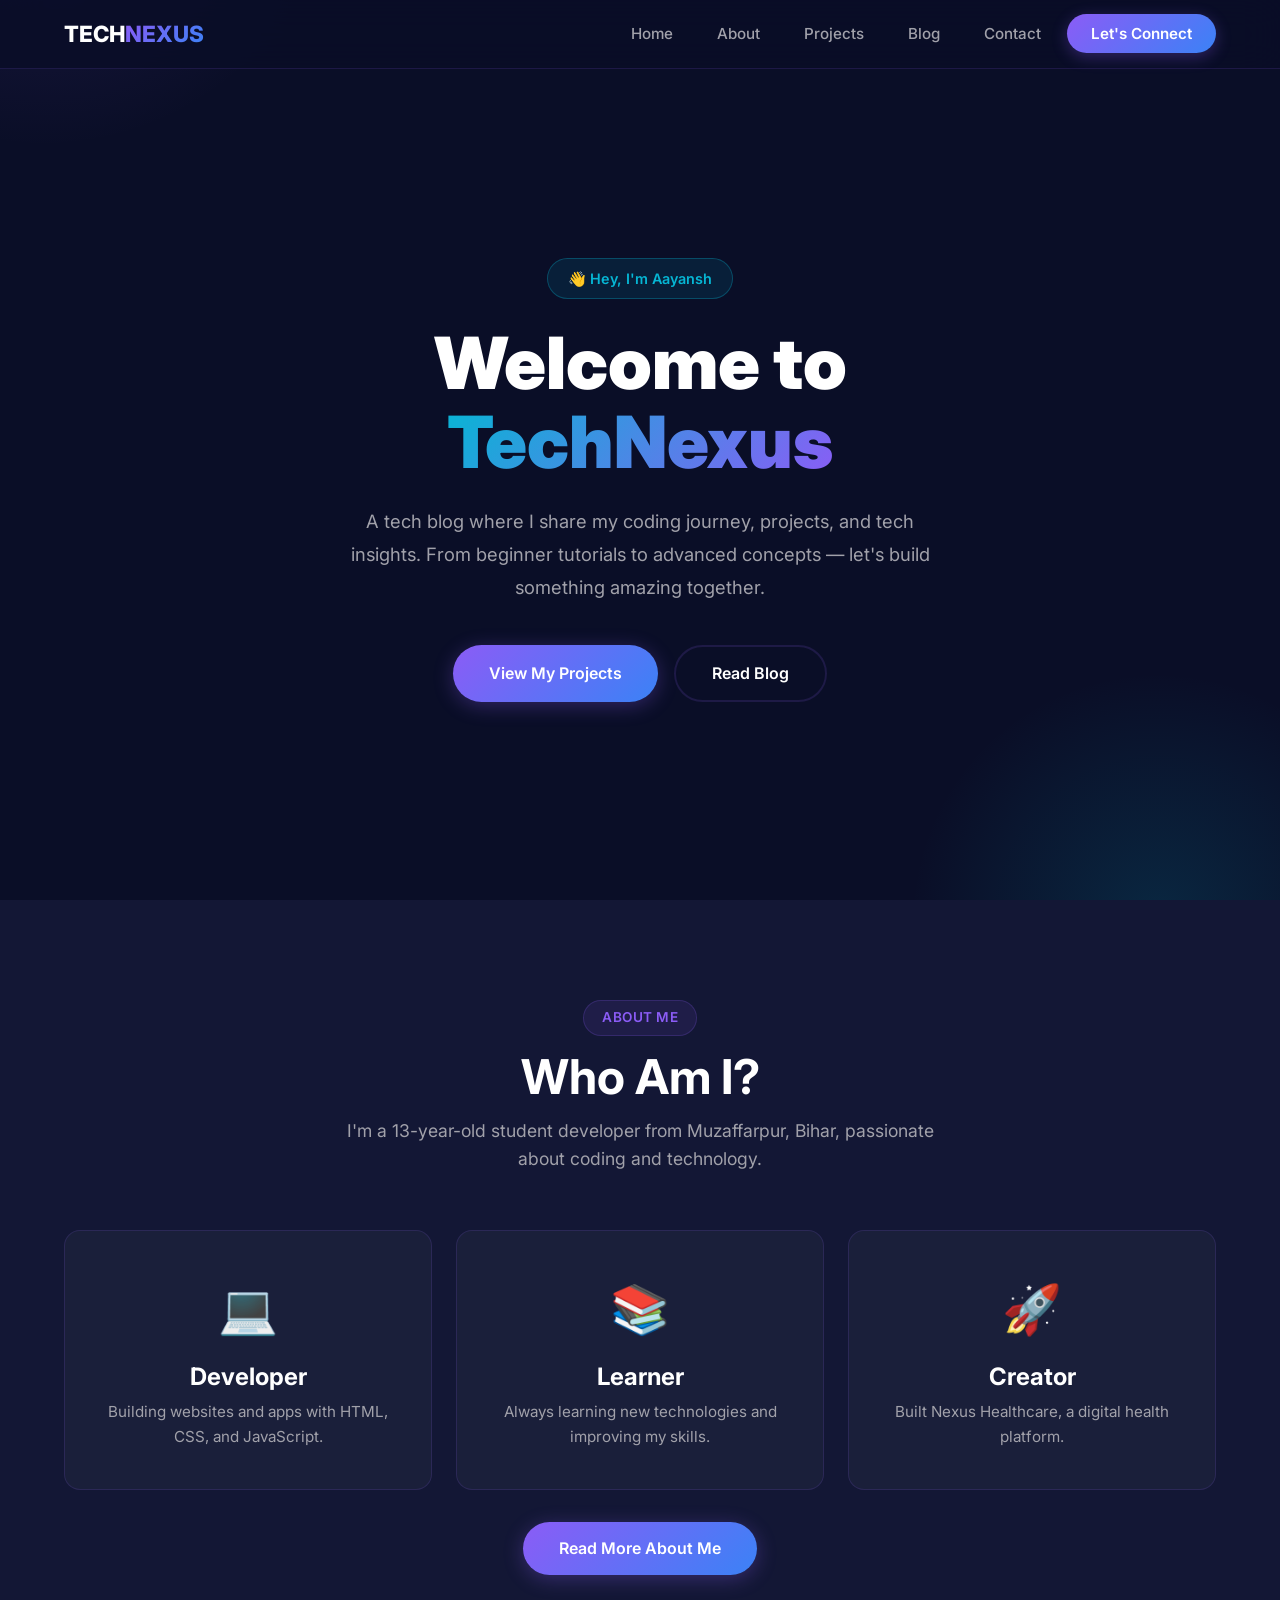
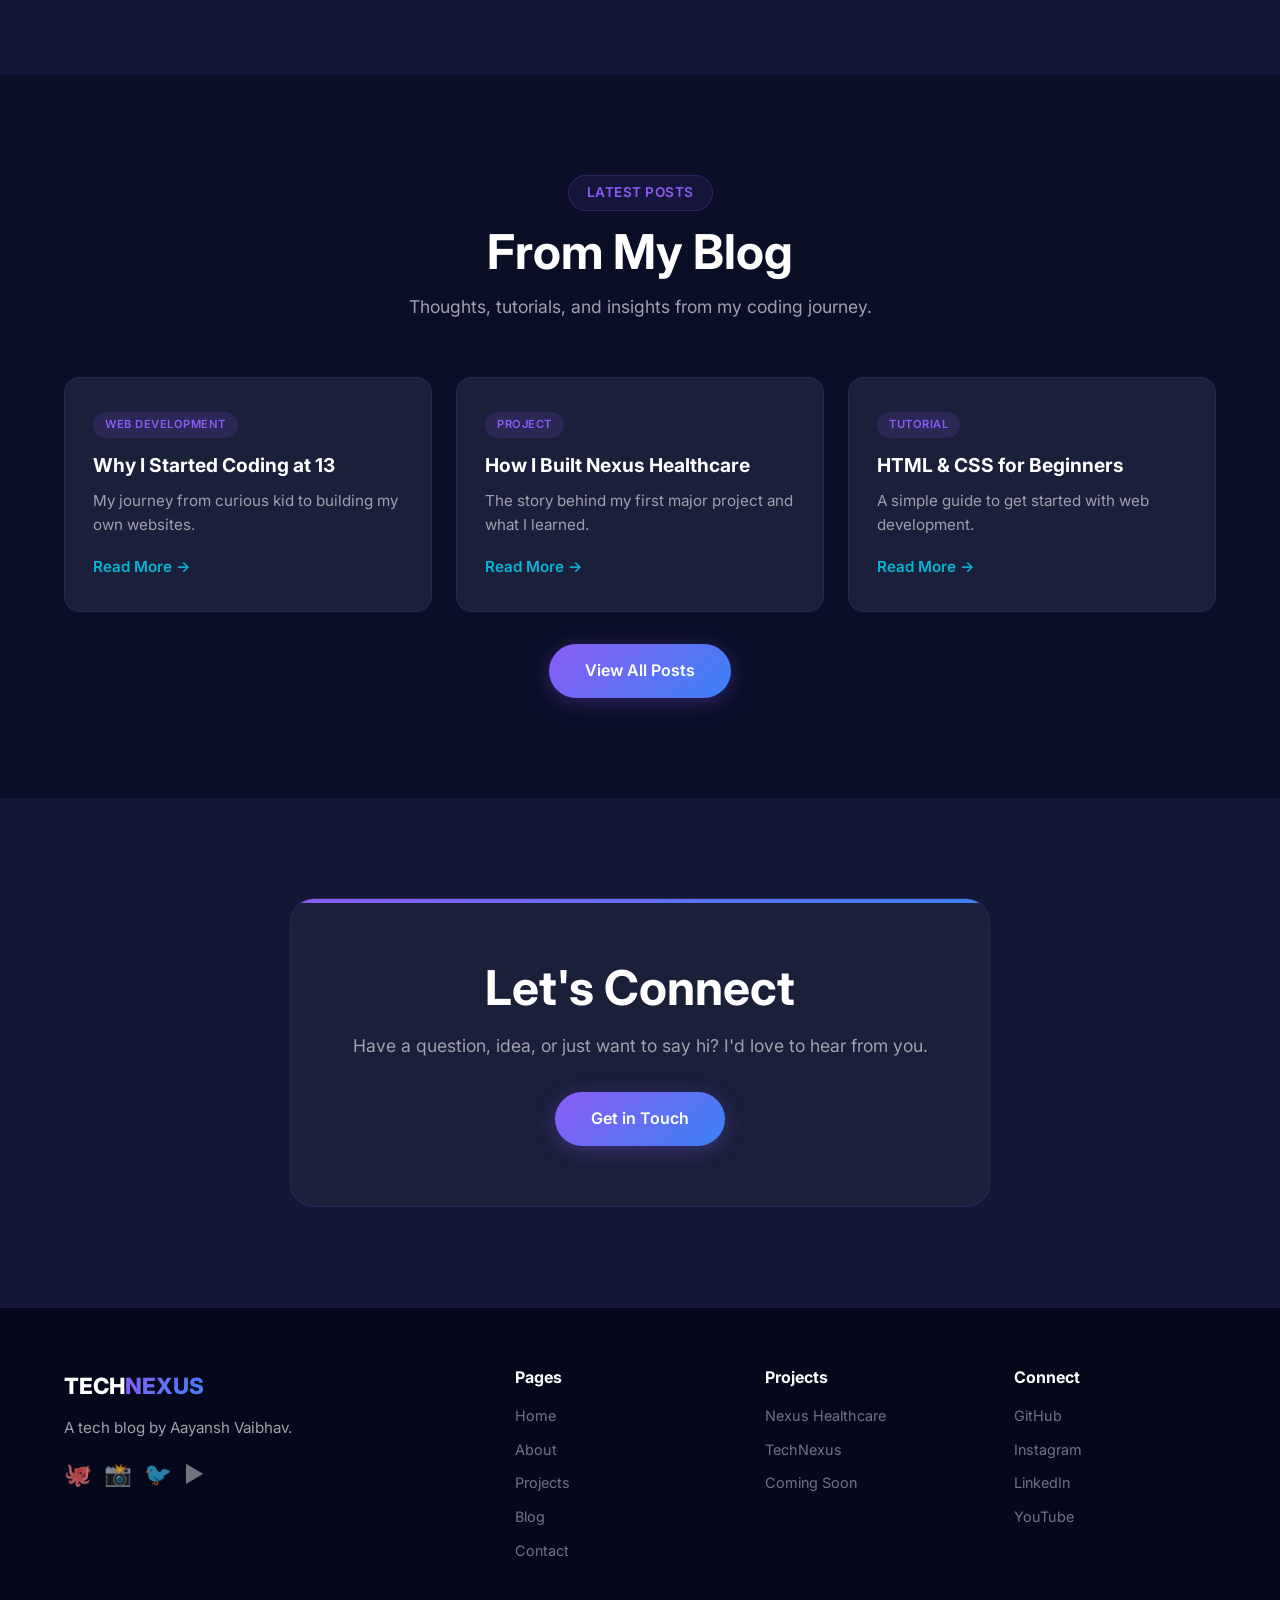
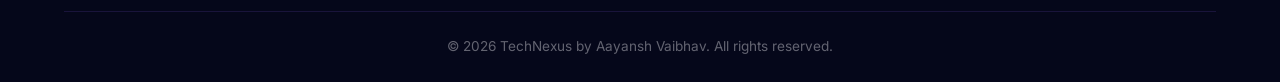
<file: index.html>
<!DOCTYPE html>
<html lang="en">
<head>
    <meta charset="UTF-8">
    <meta name="viewport" content="width=device-width, initial-scale=1.0">
    <title>TechNexus - Aayansh Vaibhav's Tech Blog</title>
    <meta name="description" content="TechNexus - A tech blog by Aayansh Vaibhav. Coding tutorials, projects, and tech insights.">
    <link rel="stylesheet" href="./assets/css/style.css">
    <link rel="preconnect" href="https://fonts.googleapis.com">
    <link rel="preconnect" href="https://fonts.gstatic.com" crossorigin>
    <link href="https://fonts.googleapis.com/css2?family=Inter:wght@300;400;500;600;700;800;900&display=swap" rel="stylesheet">
    <link rel="icon" href="./assets/images/favicon.ico" type="image/x-icon">
</head>
<body>

    <!-- ==================== NAVBAR ==================== -->
    <nav class="navbar" id="navbar">
        <div class="container">
            <div class="navbar-wrapper">
                <div class="nav-logo">
                    <a href="./index.html">
                        <span class="logo-text">TECH<span>NEXUS</span></span>
                    </a>
                </div>
                <ul class="nav-menu" id="navMenu">
                    <li><a href="./index.html" class="active">Home</a></li>
                    <li><a href="./about.html">About</a></li>
                    <li><a href="./projects.html">Projects</a></li>
                    <li><a href="./blog.html">Blog</a></li>
                    <li><a href="./contact.html">Contact</a></li>
                    <li><a href="./contact.html" class="btn-nav-cta">Let's Connect</a></li>
                </ul>
                <div class="hamburger" id="hamburger">
                    <span></span>
                    <span></span>
                    <span></span>
                </div>
            </div>
        </div>
    </nav>

    <!-- ==================== HERO SECTION ==================== -->
    <section class="hero">
        <div class="container">
            <div class="hero-content">
                <div class="hero-badge">👋 Hey, I'm Aayansh</div>
                <h1 class="hero-title">Welcome to <span>TechNexus</span></h1>
                <p class="hero-description">A tech blog where I share my coding journey, projects, and tech insights. From beginner tutorials to advanced concepts — let's build something amazing together.</p>
                <div class="hero-buttons">
                    <a href="./projects.html" class="btn-primary">View My Projects</a>
                    <a href="./blog.html" class="btn-secondary">Read Blog</a>
                </div>
            </div>
        </div>
    </section>

    <!-- ==================== ABOUT PREVIEW ==================== -->
    <section class="about-preview">
        <div class="container">
            <div class="section-header">
                <span class="section-tag">About Me</span>
                <h2>Who Am I?</h2>
                <p>I'm a 13-year-old student developer from Muzaffarpur, Bihar, passionate about coding and technology.</p>
            </div>
            <div class="about-grid">
                <div class="about-card">
                    <div class="about-icon">💻</div>
                    <h3>Developer</h3>
                    <p>Building websites and apps with HTML, CSS, and JavaScript.</p>
                </div>
                <div class="about-card">
                    <div class="about-icon">📚</div>
                    <h3>Learner</h3>
                    <p>Always learning new technologies and improving my skills.</p>
                </div>
                <div class="about-card">
                    <div class="about-icon">🚀</div>
                    <h3>Creator</h3>
                    <p>Built Nexus Healthcare, a digital health platform.</p>
                </div>
            </div>
            <div style="text-align: center; margin-top: 32px;">
                <a href="./about.html" class="btn-primary">Read More About Me</a>
            </div>
        </div>
    </section>

    <!-- ==================== LATEST BLOG ==================== -->
    <section class="blog-preview">
        <div class="container">
            <div class="section-header">
                <span class="section-tag">Latest Posts</span>
                <h2>From My Blog</h2>
                <p>Thoughts, tutorials, and insights from my coding journey.</p>
            </div>
            <div class="blog-grid">
                <div class="blog-card">
                    <div class="blog-tag">Web Development</div>
                    <h3>Why I Started Coding at 13</h3>
                    <p>My journey from curious kid to building my own websites.</p>
                    <a href="./blog.html" class="blog-link">Read More →</a>
                </div>
                <div class="blog-card">
                    <div class="blog-tag">Project</div>
                    <h3>How I Built Nexus Healthcare</h3>
                    <p>The story behind my first major project and what I learned.</p>
                    <a href="./blog.html" class="blog-link">Read More →</a>
                </div>
                <div class="blog-card">
                    <div class="blog-tag">Tutorial</div>
                    <h3>HTML & CSS for Beginners</h3>
                    <p>A simple guide to get started with web development.</p>
                    <a href="./blog.html" class="blog-link">Read More →</a>
                </div>
            </div>
            <div style="text-align: center; margin-top: 32px;">
                <a href="./blog.html" class="btn-primary">View All Posts</a>
            </div>
        </div>
    </section>

    <!-- ==================== CTA SECTION ==================== -->
    <section class="cta-section">
        <div class="container">
            <div class="cta-wrapper">
                <h2>Let's Connect</h2>
                <p>Have a question, idea, or just want to say hi? I'd love to hear from you.</p>
                <a href="./contact.html" class="btn-primary">Get in Touch</a>
            </div>
        </div>
    </section>

    <!-- ==================== FOOTER ==================== -->
    <footer class="footer">
        <div class="container">
            <div class="footer-grid">
                <div class="footer-brand">
                    <div class="footer-logo">
                        <span class="logo-text">TECH<span>NEXUS</span></span>
                    </div>
                    <p>A tech blog by Aayansh Vaibhav.</p>
                    <div class="footer-social">
                        <a href="#" aria-label="GitHub">🐙</a>
                        <a href="#" aria-label="Instagram">📸</a>
                        <a href="#" aria-label="Twitter">🐦</a>
                        <a href="#" aria-label="YouTube">▶️</a>
                    </div>
                </div>

                <div class="footer-links">
                    <h4>Pages</h4>
                    <ul>
                        <li><a href="./index.html">Home</a></li>
                        <li><a href="./about.html">About</a></li>
                        <li><a href="./projects.html">Projects</a></li>
                        <li><a href="./blog.html">Blog</a></li>
                        <li><a href="./contact.html">Contact</a></li>
                    </ul>
                </div>

                <div class="footer-links">
                    <h4>Projects</h4>
                    <ul>
                        <li><a href="#">Nexus Healthcare</a></li>
                        <li><a href="#">TechNexus</a></li>
                        <li><a href="#">Coming Soon</a></li>
                    </ul>
                </div>

                <div class="footer-links">
                    <h4>Connect</h4>
                    <ul>
                        <li><a href="#">GitHub</a></li>
                        <li><a href="#">Instagram</a></li>
                        <li><a href="#">LinkedIn</a></li>
                        <li><a href="#">YouTube</a></li>
                    </ul>
                </div>
            </div>
            <div class="footer-bottom">
                <p>&copy; 2026 TechNexus by Aayansh Vaibhav. All rights reserved.</p>
            </div>
        </div>
    </footer>

    <!-- ==================== BACK TO TOP ==================== -->
    <button class="back-to-top" id="backToTop" aria-label="Back to top">↑</button>

    <script src="./assets/js/main.js"></script>
</body>
                                        </html>
</file>
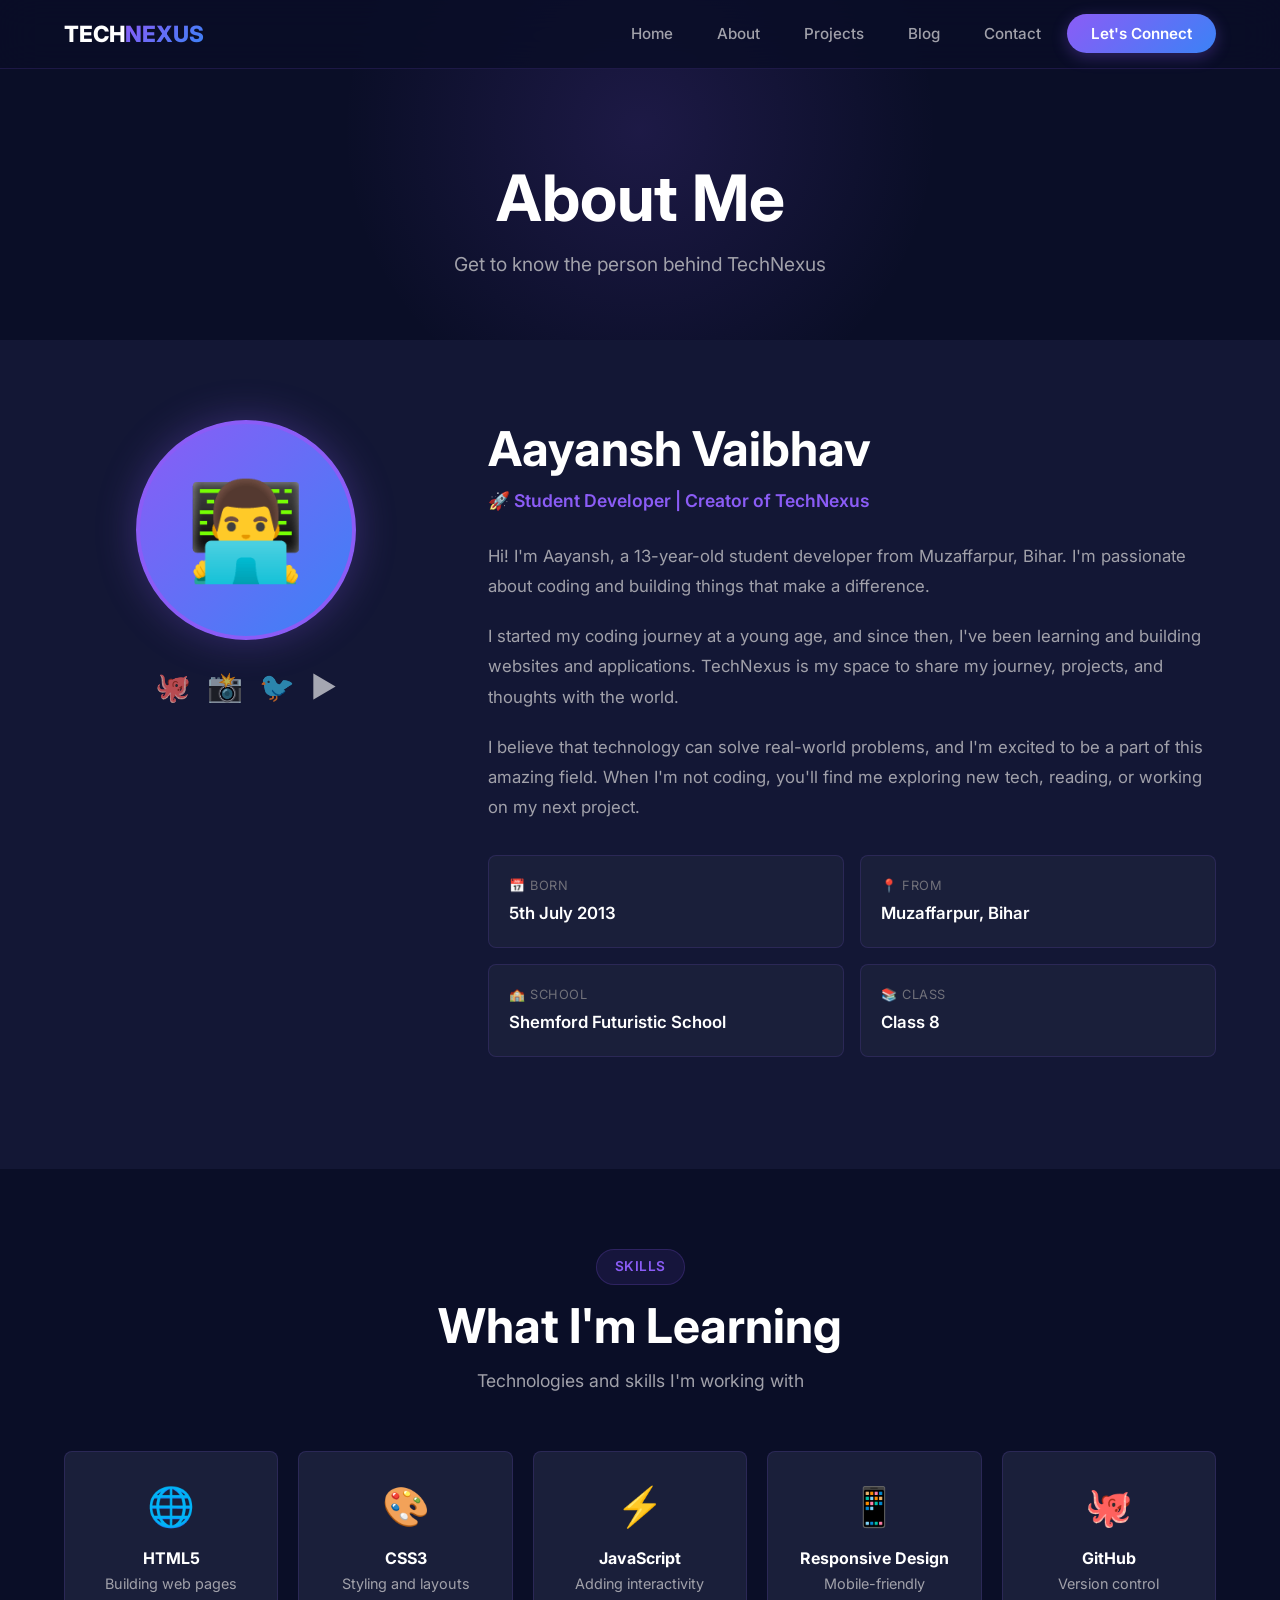
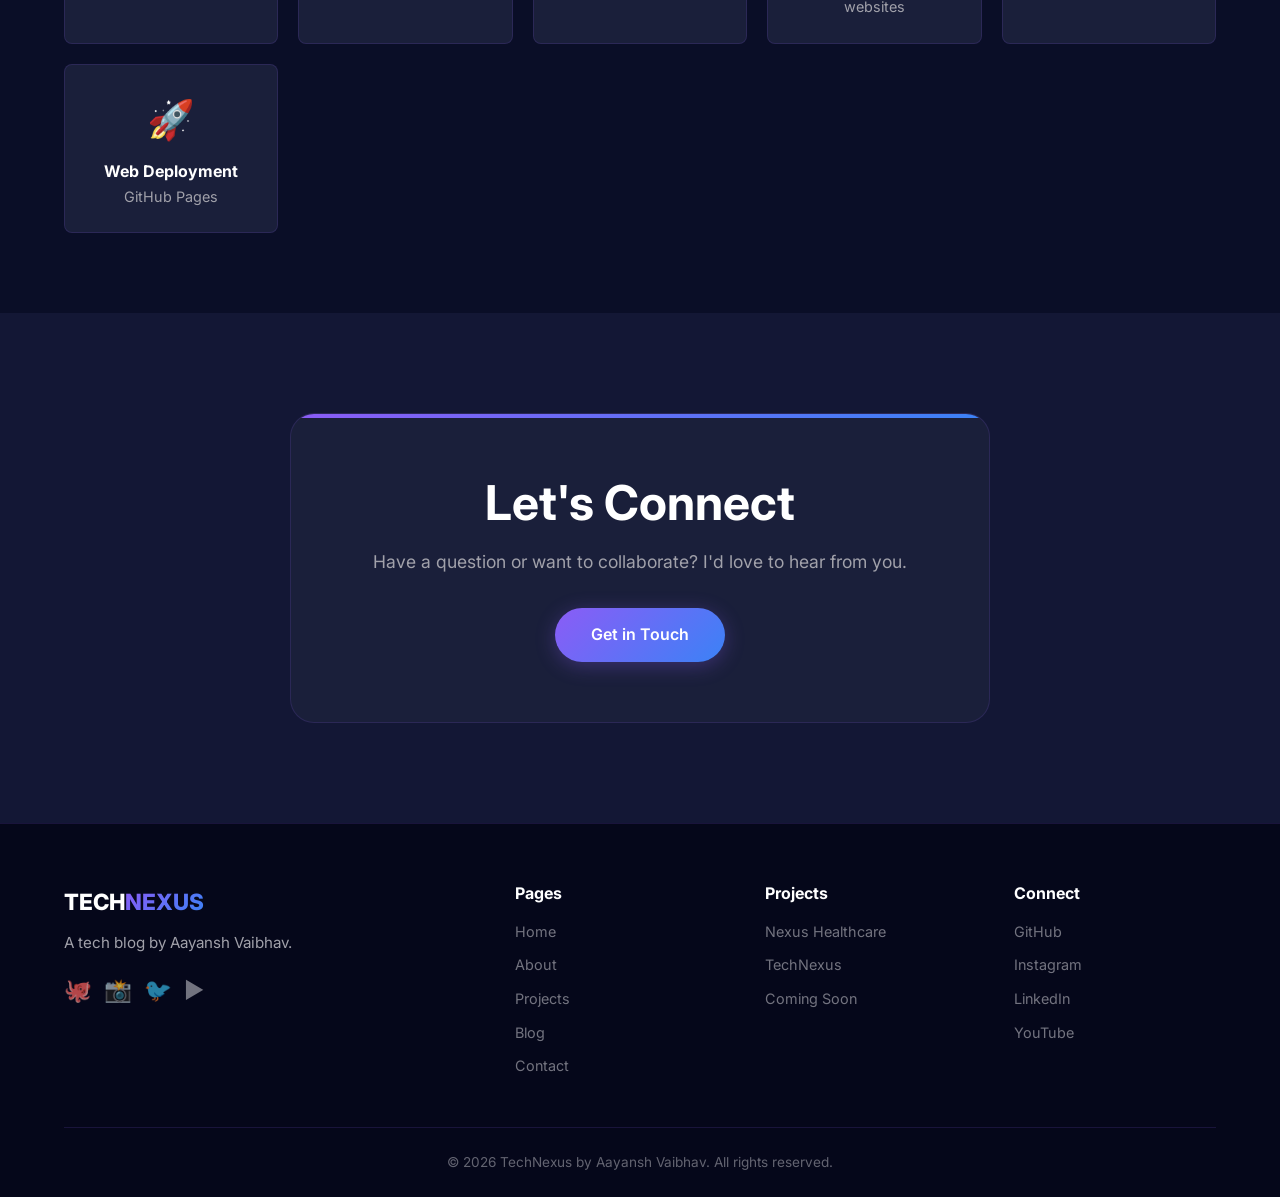
<file: about.html>
<!DOCTYPE html>
<html lang="en">
<head>
    <meta charset="UTF-8">
    <meta name="viewport" content="width=device-width, initial-scale=1.0">
    <title>About - TechNexus</title>
    <meta name="description" content="About Aayansh Vaibhav - Student developer and creator of TechNexus.">
    <link rel="stylesheet" href="./assets/css/style.css">
    <link rel="preconnect" href="https://fonts.googleapis.com">
    <link rel="preconnect" href="https://fonts.gstatic.com" crossorigin>
    <link href="https://fonts.googleapis.com/css2?family=Inter:wght@300;400;500;600;700;800;900&display=swap" rel="stylesheet">
    <link rel="icon" href="./assets/images/favicon.ico" type="image/x-icon">
    <style>
        .page-hero {
            padding: 160px 0 60px;
            background: var(--primary-bg);
            text-align: center;
            position: relative;
            overflow: hidden;
        }
        .page-hero::before {
            content: '';
            position: absolute;
            top: -50%;
            left: 50%;
            transform: translateX(-50%);
            width: 600px;
            height: 600px;
            background: radial-gradient(circle, rgba(139, 92, 246, 0.15) 0%, transparent 70%);
            border-radius: 50%;
        }
        .page-hero h1 {
            position: relative;
            z-index: 1;
            color: var(--text-primary);
            margin-bottom: 12px;
        }
        .page-hero p {
            position: relative;
            z-index: 1;
            color: var(--text-secondary);
            font-size: 1.2rem;
            max-width: 600px;
            margin: 0 auto;
        }
        .about-content {
            padding: 80px 0;
            background: var(--secondary-bg);
        }
        .about-wrapper {
            display: grid;
            grid-template-columns: 1fr 2fr;
            gap: 60px;
            align-items: start;
        }
        .about-avatar {
            text-align: center;
        }
        .about-avatar .avatar-circle {
            width: 220px;
            height: 220px;
            border-radius: 50%;
            background: var(--gradient-1);
            display: flex;
            align-items: center;
            justify-content: center;
            margin: 0 auto;
            font-size: 6rem;
            border: 4px solid var(--accent-purple);
            box-shadow: var(--shadow-glow);
        }
        .about-avatar .social-links {
            margin-top: 24px;
            display: flex;
            gap: 16px;
            justify-content: center;
        }
        .about-avatar .social-links a {
            font-size: 1.8rem;
            transition: var(--transition);
            opacity: 0.7;
        }
        .about-avatar .social-links a:hover {
            opacity: 1;
            transform: translateY(-4px);
        }
        .about-text h2 {
            color: var(--text-primary);
            margin-bottom: 8px;
        }
        .about-text .role {
            color: var(--accent-purple);
            font-weight: 600;
            font-size: 1.1rem;
            margin-bottom: 24px;
        }
        .about-text p {
            color: var(--text-secondary);
            font-size: 1.05rem;
            line-height: 1.8;
            margin-bottom: 20px;
        }
        .info-grid {
            display: grid;
            grid-template-columns: repeat(2, 1fr);
            gap: 16px;
            margin: 32px 0;
        }
        .info-item {
            background: var(--card-bg);
            padding: 20px;
            border-radius: var(--radius-sm);
            border: 1px solid var(--border-color);
        }
        .info-item .info-label {
            font-size: 0.8rem;
            color: var(--text-muted);
            text-transform: uppercase;
            letter-spacing: 0.5px;
            margin-bottom: 4px;
        }
        .info-item .info-value {
            font-weight: 600;
            color: var(--text-primary);
            font-size: 1.05rem;
        }
        .skills-section {
            padding: 80px 0;
            background: var(--primary-bg);
        }
        .skills-grid {
            display: grid;
            grid-template-columns: repeat(auto-fill, minmax(200px, 1fr));
            gap: 20px;
        }
        .skill-card {
            background: var(--card-bg);
            padding: 24px;
            border-radius: var(--radius-sm);
            border: 1px solid var(--border-color);
            text-align: center;
            transition: var(--transition);
        }
        .skill-card:hover {
            transform: translateY(-4px);
            border-color: var(--accent-purple);
            box-shadow: var(--shadow-glow);
        }
        .skill-icon {
            font-size: 2.4rem;
            display: block;
            margin-bottom: 12px;
        }
        .skill-card h4 {
            color: var(--text-primary);
            font-size: 1rem;
            margin-bottom: 4px;
        }
        .skill-card p {
            color: var(--text-secondary);
            font-size: 0.9rem;
            margin: 0;
        }
        @media (max-width: 768px) {
            .about-wrapper {
                grid-template-columns: 1fr;
                text-align: center;
            }
            .about-text h2, .about-text .role {
                text-align: center;
            }
            .info-grid {
                grid-template-columns: 1fr;
            }
            .about-avatar .avatar-circle {
                width: 160px;
                height: 160px;
                font-size: 4rem;
            }
        }
    </style>
</head>
<body>

    <!-- ==================== NAVBAR ==================== -->
    <nav class="navbar" id="navbar">
        <div class="container">
            <div class="navbar-wrapper">
                <div class="nav-logo">
                    <a href="./index.html">
                        <span class="logo-text">TECH<span>NEXUS</span></span>
                    </a>
                </div>
                <ul class="nav-menu" id="navMenu">
                    <li><a href="./index.html">Home</a></li>
                    <li><a href="./about.html" class="active">About</a></li>
                    <li><a href="./projects.html">Projects</a></li>
                    <li><a href="./blog.html">Blog</a></li>
                    <li><a href="./contact.html">Contact</a></li>
                    <li><a href="./contact.html" class="btn-nav-cta">Let's Connect</a></li>
                </ul>
                <div class="hamburger" id="hamburger">
                    <span></span>
                    <span></span>
                    <span></span>
                </div>
            </div>
        </div>
    </nav>

    <!-- ==================== PAGE HERO ==================== -->
    <section class="page-hero">
        <div class="container">
            <h1>About Me</h1>
            <p>Get to know the person behind TechNexus</p>
        </div>
    </section>

    <!-- ==================== ABOUT CONTENT ==================== -->
    <section class="about-content">
        <div class="container">
            <div class="about-wrapper">
                <div class="about-avatar">
                    <div class="avatar-circle">👨‍💻</div>
                    <div class="social-links">
                        <a href="https://github.com/vaibhavvaayansh-alt" target="_blank" aria-label="GitHub">🐙</a>
                        <a href="#" target="_blank" aria-label="Instagram">📸</a>
                        <a href="#" target="_blank" aria-label="Twitter">🐦</a>
                        <a href="#" target="_blank" aria-label="YouTube">▶️</a>
                    </div>
                </div>

                <div class="about-text">
                    <h2>Aayansh Vaibhav</h2>
                    <p class="role">🚀 Student Developer | Creator of TechNexus</p>

                    <p>Hi! I'm Aayansh, a 13-year-old student developer from Muzaffarpur, Bihar. I'm passionate about coding and building things that make a difference.</p>

                    <p>I started my coding journey at a young age, and since then, I've been learning and building websites and applications. TechNexus is my space to share my journey, projects, and thoughts with the world.</p>

                    <p>I believe that technology can solve real-world problems, and I'm excited to be a part of this amazing field. When I'm not coding, you'll find me exploring new tech, reading, or working on my next project.</p>

                    <div class="info-grid">
                        <div class="info-item">
                            <div class="info-label">📅 Born</div>
                            <div class="info-value">5th July 2013</div>
                        </div>
                        <div class="info-item">
                            <div class="info-label">📍 From</div>
                            <div class="info-value">Muzaffarpur, Bihar</div>
                        </div>
                        <div class="info-item">
                            <div class="info-label">🏫 School</div>
                            <div class="info-value">Shemford Futuristic School</div>
                        </div>
                        <div class="info-item">
                            <div class="info-label">📚 Class</div>
                            <div class="info-value">Class 8</div>
                        </div>
                    </div>
                </div>
            </div>
        </div>
    </section>

    <!-- ==================== SKILLS SECTION ==================== -->
    <section class="skills-section">
        <div class="container">
            <div class="section-header">
                <span class="section-tag">Skills</span>
                <h2>What I'm Learning</h2>
                <p>Technologies and skills I'm working with</p>
            </div>
            <div class="skills-grid">
                <div class="skill-card">
                    <span class="skill-icon">🌐</span>
                    <h4>HTML5</h4>
                    <p>Building web pages</p>
                </div>
                <div class="skill-card">
                    <span class="skill-icon">🎨</span>
                    <h4>CSS3</h4>
                    <p>Styling and layouts</p>
                </div>
                <div class="skill-card">
                    <span class="skill-icon">⚡</span>
                    <h4>JavaScript</h4>
                    <p>Adding interactivity</p>
                </div>
                <div class="skill-card">
                    <span class="skill-icon">📱</span>
                    <h4>Responsive Design</h4>
                    <p>Mobile-friendly websites</p>
                </div>
                <div class="skill-card">
                    <span class="skill-icon">🐙</span>
                    <h4>GitHub</h4>
                    <p>Version control</p>
                </div>
                <div class="skill-card">
                    <span class="skill-icon">🚀</span>
                    <h4>Web Deployment</h4>
                    <p>GitHub Pages</p>
                </div>
            </div>
        </div>
    </section>

    <!-- ==================== CTA SECTION ==================== -->
    <section class="cta-section">
        <div class="container">
            <div class="cta-wrapper">
                <h2>Let's Connect</h2>
                <p>Have a question or want to collaborate? I'd love to hear from you.</p>
                <a href="./contact.html" class="btn-primary">Get in Touch</a>
            </div>
        </div>
    </section>

    <!-- ==================== FOOTER ==================== -->
    <footer class="footer">
        <div class="container">
            <div class="footer-grid">
                <div class="footer-brand">
                    <div class="footer-logo">
                        <span class="logo-text">TECH<span>NEXUS</span></span>
                    </div>
                    <p>A tech blog by Aayansh Vaibhav.</p>
                    <div class="footer-social">
                        <a href="#" aria-label="GitHub">🐙</a>
                        <a href="#" aria-label="Instagram">📸</a>
                        <a href="#" aria-label="Twitter">🐦</a>
                        <a href="#" aria-label="YouTube">▶️</a>
                    </div>
                </div>

                <div class="footer-links">
                    <h4>Pages</h4>
                    <ul>
                        <li><a href="./index.html">Home</a></li>
                        <li><a href="./about.html">About</a></li>
                        <li><a href="./projects.html">Projects</a></li>
                        <li><a href="./blog.html">Blog</a></li>
                        <li><a href="./contact.html">Contact</a></li>
                    </ul>
                </div>

                <div class="footer-links">
                    <h4>Projects</h4>
                    <ul>
                        <li><a href="#">Nexus Healthcare</a></li>
                        <li><a href="#">TechNexus</a></li>
                        <li><a href="#">Coming Soon</a></li>
                    </ul>
                </div>

                <div class="footer-links">
                    <h4>Connect</h4>
                    <ul>
                        <li><a href="#">GitHub</a></li>
                        <li><a href="#">Instagram</a></li>
                        <li><a href="#">LinkedIn</a></li>
                        <li><a href="#">YouTube</a></li>
                    </ul>
                </div>
            </div>
            <div class="footer-bottom">
                <p>&copy; 2026 TechNexus by Aayansh Vaibhav. All rights reserved.</p>
            </div>
        </div>
    </footer>

    <!-- ==================== BACK TO TOP ==================== -->
    <button class="back-to-top" id="backToTop" aria-label="Back to top">↑</button>

    <script src="./assets/js/main.js"></script>
</body>
</html>
</file>
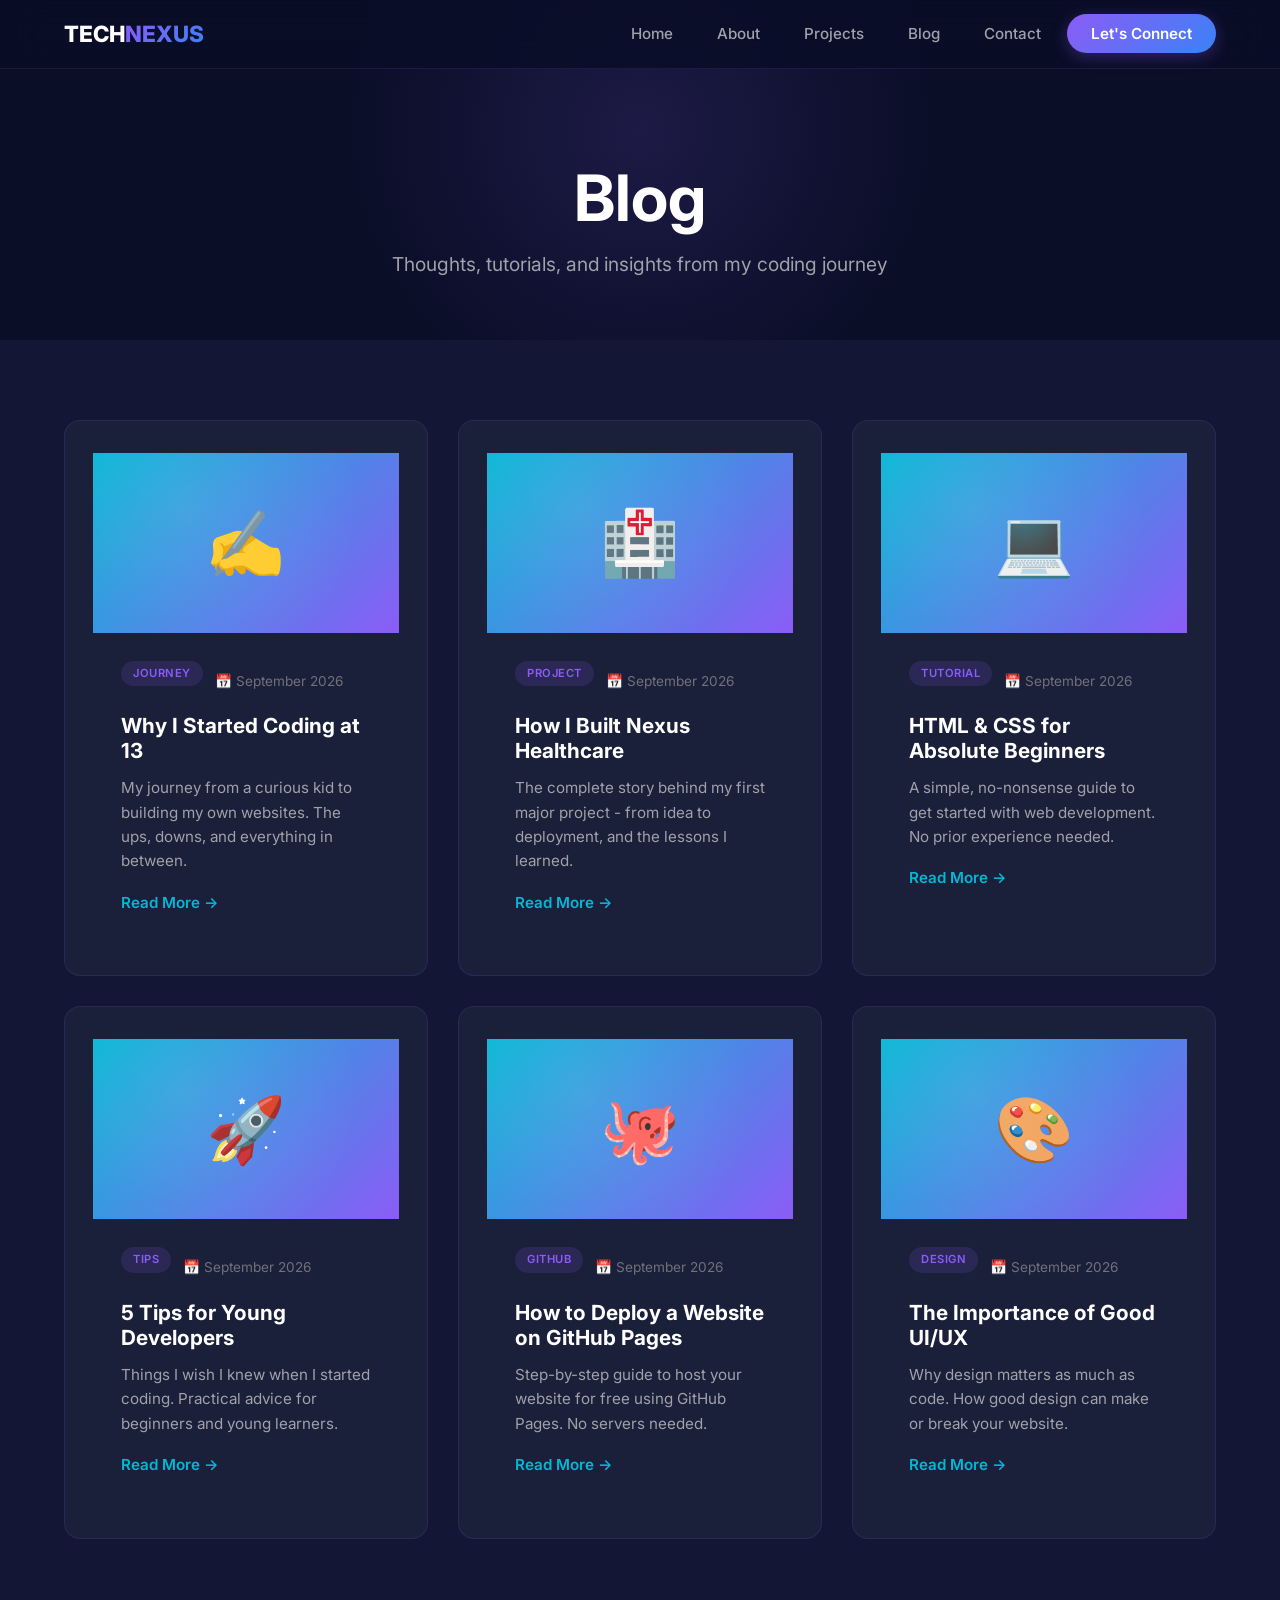
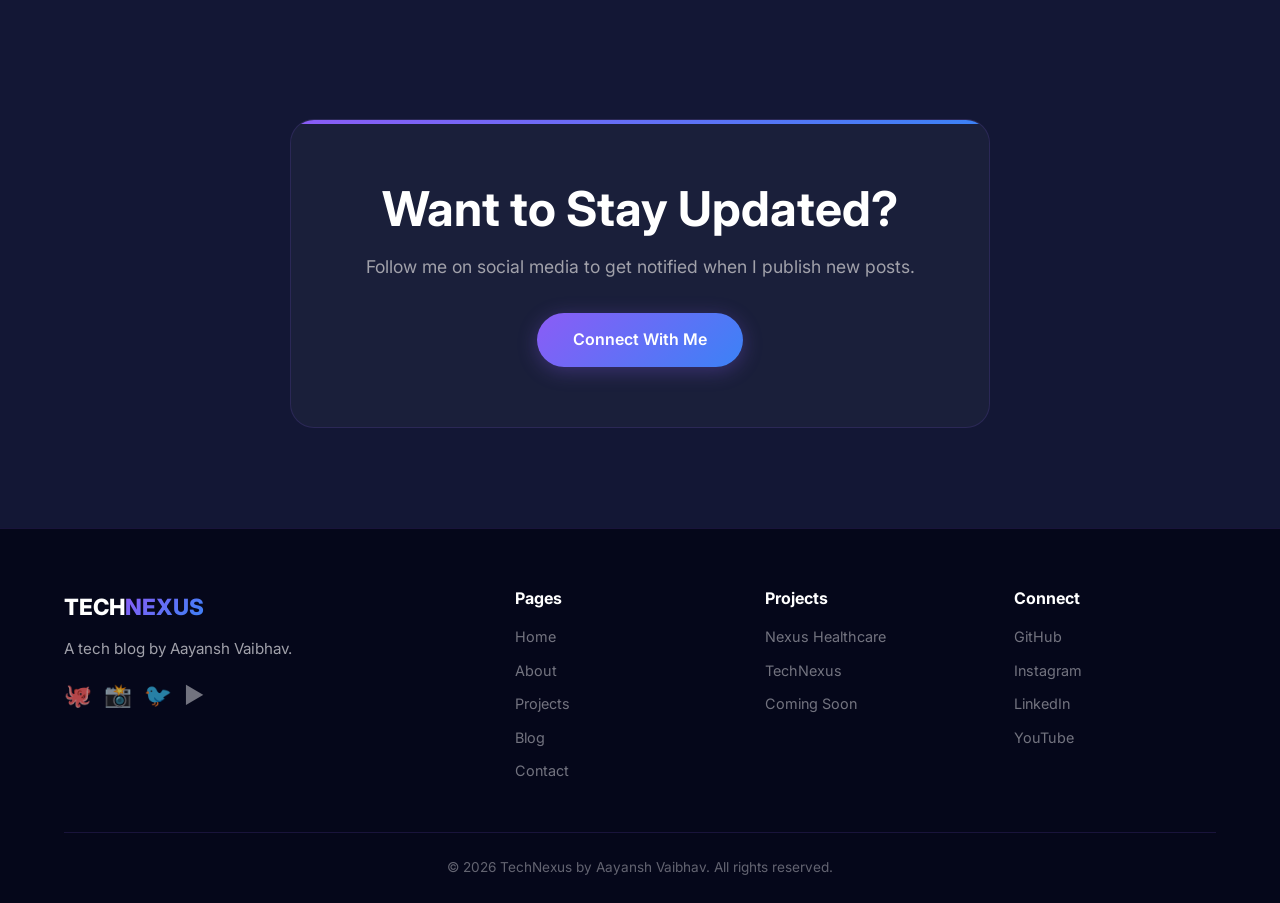
<file: blog.html>
<!DOCTYPE html>
<html lang="en">
<head>
    <meta charset="UTF-8">
    <meta name="viewport" content="width=device-width, initial-scale=1.0">
    <title>Blog - TechNexus</title>
    <meta name="description" content="Tech blog by Aayansh Vaibhav - Coding tutorials, projects, and tech insights.">
    <link rel="stylesheet" href="./assets/css/style.css">
    <link rel="preconnect" href="https://fonts.googleapis.com">
    <link rel="preconnect" href="https://fonts.gstatic.com" crossorigin>
    <link href="https://fonts.googleapis.com/css2?family=Inter:wght@300;400;500;600;700;800;900&display=swap" rel="stylesheet">
    <link rel="icon" href="./assets/images/favicon.ico" type="image/x-icon">
    <style>
        .page-hero {
            padding: 160px 0 60px;
            background: var(--primary-bg);
            text-align: center;
            position: relative;
            overflow: hidden;
        }
        .page-hero::before {
            content: '';
            position: absolute;
            top: -50%;
            left: 50%;
            transform: translateX(-50%);
            width: 600px;
            height: 600px;
            background: radial-gradient(circle, rgba(139, 92, 246, 0.15) 0%, transparent 70%);
            border-radius: 50%;
        }
        .page-hero h1 {
            position: relative;
            z-index: 1;
            color: var(--text-primary);
            margin-bottom: 12px;
        }
        .page-hero p {
            position: relative;
            z-index: 1;
            color: var(--text-secondary);
            font-size: 1.2rem;
            max-width: 600px;
            margin: 0 auto;
        }
        .blog-section {
            padding: 80px 0;
            background: var(--secondary-bg);
        }
        .blog-grid {
            display: grid;
            grid-template-columns: repeat(auto-fill, minmax(340px, 1fr));
            gap: 30px;
        }
        .blog-card {
            background: var(--card-bg);
            border-radius: var(--radius-md);
            border: 1px solid var(--border-color);
            overflow: hidden;
            transition: var(--transition);
        }
        .blog-card:hover {
            transform: translateY(-8px);
            border-color: var(--accent-purple);
            box-shadow: var(--shadow-glow);
        }
        .blog-image {
            height: 180px;
            background: var(--gradient-2);
            display: flex;
            align-items: center;
            justify-content: center;
            font-size: 4rem;
            position: relative;
            overflow: hidden;
        }
        .blog-image::before {
            content: '';
            position: absolute;
            inset: 0;
            background: radial-gradient(circle at 30% 30%, rgba(255, 255, 255, 0.1), transparent 70%);
        }
        .blog-content {
            padding: 28px;
        }
        .blog-meta {
            display: flex;
            align-items: center;
            gap: 12px;
            margin-bottom: 12px;
            font-size: 0.85rem;
            color: var(--text-muted);
        }
        .blog-tag {
            display: inline-block;
            font-size: 0.7rem;
            font-weight: 600;
            text-transform: uppercase;
            letter-spacing: 0.5px;
            padding: 4px 12px;
            border-radius: 50px;
            background: rgba(139, 92, 246, 0.15);
            color: var(--accent-purple);
        }
        .blog-card h3 {
            color: var(--text-primary);
            margin-bottom: 12px;
            font-size: 1.3rem;
        }
        .blog-card p {
            color: var(--text-secondary);
            font-size: 0.95rem;
            margin-bottom: 16px;
            line-height: 1.6;
        }
        .blog-link {
            color: var(--accent-cyan);
            font-weight: 600;
            font-size: 0.95rem;
            transition: var(--transition);
        }
        .blog-link:hover {
            color: var(--accent-purple);
        }
        @media (max-width: 768px) {
            .blog-grid {
                grid-template-columns: 1fr;
            }
        }
    </style>
</head>
<body>

    <!-- ==================== NAVBAR ==================== -->
    <nav class="navbar" id="navbar">
        <div class="container">
            <div class="navbar-wrapper">
                <div class="nav-logo">
                    <a href="./index.html">
                        <span class="logo-text">TECH<span>NEXUS</span></span>
                    </a>
                </div>
                <ul class="nav-menu" id="navMenu">
                    <li><a href="./index.html">Home</a></li>
                    <li><a href="./about.html">About</a></li>
                    <li><a href="./projects.html">Projects</a></li>
                    <li><a href="./blog.html" class="active">Blog</a></li>
                    <li><a href="./contact.html">Contact</a></li>
                    <li><a href="./contact.html" class="btn-nav-cta">Let's Connect</a></li>
                </ul>
                <div class="hamburger" id="hamburger">
                    <span></span>
                    <span></span>
                    <span></span>
                </div>
            </div>
        </div>
    </nav>

    <!-- ==================== PAGE HERO ==================== -->
    <section class="page-hero">
        <div class="container">
            <h1>Blog</h1>
            <p>Thoughts, tutorials, and insights from my coding journey</p>
        </div>
    </section>

    <!-- ==================== BLOG SECTION ==================== -->
    <section class="blog-section">
        <div class="container">
            <div class="blog-grid">
                <!-- Blog 1 -->
                <div class="blog-card">
                    <div class="blog-image">✍️</div>
                    <div class="blog-content">
                        <div class="blog-meta">
                            <span class="blog-tag">Journey</span>
                            <span>📅 September 2026</span>
                        </div>
                        <h3>Why I Started Coding at 13</h3>
                        <p>My journey from a curious kid to building my own websites. The ups, downs, and everything in between.</p>
                        <a href="#" class="blog-link">Read More →</a>
                    </div>
                </div>

                <!-- Blog 2 -->
                <div class="blog-card">
                    <div class="blog-image">🏥</div>
                    <div class="blog-content">
                        <div class="blog-meta">
                            <span class="blog-tag">Project</span>
                            <span>📅 September 2026</span>
                        </div>
                        <h3>How I Built Nexus Healthcare</h3>
                        <p>The complete story behind my first major project - from idea to deployment, and the lessons I learned.</p>
                        <a href="#" class="blog-link">Read More →</a>
                    </div>
                </div>

                <!-- Blog 3 -->
                <div class="blog-card">
                    <div class="blog-image">💻</div>
                    <div class="blog-content">
                        <div class="blog-meta">
                            <span class="blog-tag">Tutorial</span>
                            <span>📅 September 2026</span>
                        </div>
                        <h3>HTML & CSS for Absolute Beginners</h3>
                        <p>A simple, no-nonsense guide to get started with web development. No prior experience needed.</p>
                        <a href="#" class="blog-link">Read More →</a>
                    </div>
                </div>

                <!-- Blog 4 -->
                <div class="blog-card">
                    <div class="blog-image">🚀</div>
                    <div class="blog-content">
                        <div class="blog-meta">
                            <span class="blog-tag">Tips</span>
                            <span>📅 September 2026</span>
                        </div>
                        <h3>5 Tips for Young Developers</h3>
                        <p>Things I wish I knew when I started coding. Practical advice for beginners and young learners.</p>
                        <a href="#" class="blog-link">Read More →</a>
                    </div>
                </div>

                <!-- Blog 5 -->
                <div class="blog-card">
                    <div class="blog-image">🐙</div>
                    <div class="blog-content">
                        <div class="blog-meta">
                            <span class="blog-tag">GitHub</span>
                            <span>📅 September 2026</span>
                        </div>
                        <h3>How to Deploy a Website on GitHub Pages</h3>
                        <p>Step-by-step guide to host your website for free using GitHub Pages. No servers needed.</p>
                        <a href="#" class="blog-link">Read More →</a>
                    </div>
                </div>

                <!-- Blog 6 -->
                <div class="blog-card">
                    <div class="blog-image">🎨</div>
                    <div class="blog-content">
                        <div class="blog-meta">
                            <span class="blog-tag">Design</span>
                            <span>📅 September 2026</span>
                        </div>
                        <h3>The Importance of Good UI/UX</h3>
                        <p>Why design matters as much as code. How good design can make or break your website.</p>
                        <a href="#" class="blog-link">Read More →</a>
                    </div>
                </div>
            </div>
        </div>
    </section>

    <!-- ==================== CTA SECTION ==================== -->
    <section class="cta-section">
        <div class="container">
            <div class="cta-wrapper">
                <h2>Want to Stay Updated?</h2>
                <p>Follow me on social media to get notified when I publish new posts.</p>
                <a href="./contact.html" class="btn-primary">Connect With Me</a>
            </div>
        </div>
    </section>

    <!-- ==================== FOOTER ==================== -->
    <footer class="footer">
        <div class="container">
            <div class="footer-grid">
                <div class="footer-brand">
                    <div class="footer-logo">
                        <span class="logo-text">TECH<span>NEXUS</span></span>
                    </div>
                    <p>A tech blog by Aayansh Vaibhav.</p>
                    <div class="footer-social">
                        <a href="#" aria-label="GitHub">🐙</a>
                        <a href="#" aria-label="Instagram">📸</a>
                        <a href="#" aria-label="Twitter">🐦</a>
                        <a href="#" aria-label="YouTube">▶️</a>
                    </div>
                </div>

                <div class="footer-links">
                    <h4>Pages</h4>
                    <ul>
                        <li><a href="./index.html">Home</a></li>
                        <li><a href="./about.html">About</a></li>
                        <li><a href="./projects.html">Projects</a></li>
                        <li><a href="./blog.html">Blog</a></li>
                        <li><a href="./contact.html">Contact</a></li>
                    </ul>
                </div>

                <div class="footer-links">
                    <h4>Projects</h4>
                    <ul>
                        <li><a href="https://vaibhavvaayansh-alt.github.io/nexus-healthcare/" target="_blank">Nexus Healthcare</a></li>
                        <li><a href="./index.html">TechNexus</a></li>
                        <li><a href="#">Coming Soon</a></li>
                    </ul>
                </div>

                <div class="footer-links">
                    <h4>Connect</h4>
                    <ul>
                        <li><a href="#">GitHub</a></li>
                        <li><a href="#">Instagram</a></li>
                        <li><a href="#">LinkedIn</a></li>
                        <li><a href="#">YouTube</a></li>
                    </ul>
                </div>
            </div>
            <div class="footer-bottom">
                <p>&copy; 2026 TechNexus by Aayansh Vaibhav. All rights reserved.</p>
            </div>
        </div>
    </footer>

    <!-- ==================== BACK TO TOP ==================== -->
    <button class="back-to-top" id="backToTop" aria-label="Back to top">↑</button>

    <script src="./assets/js/main.js"></script>
</body>
</html>
</file>
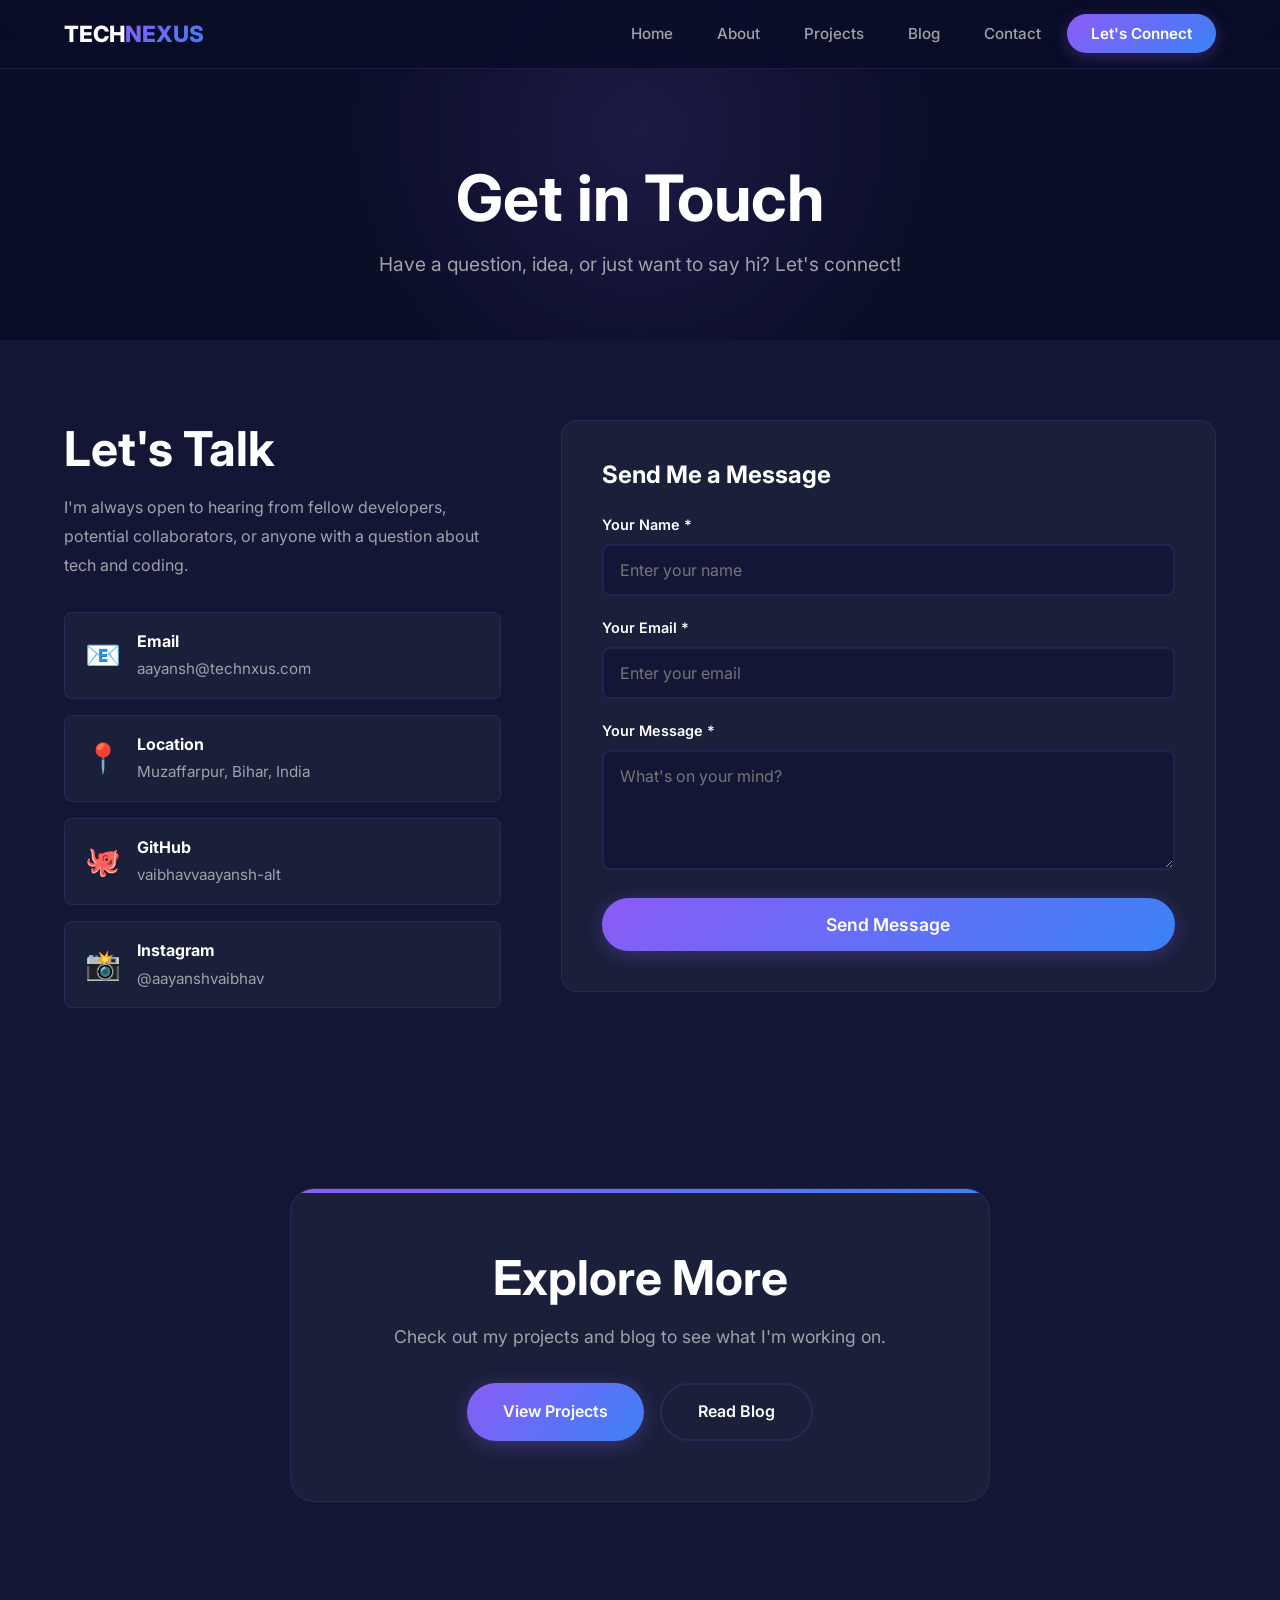
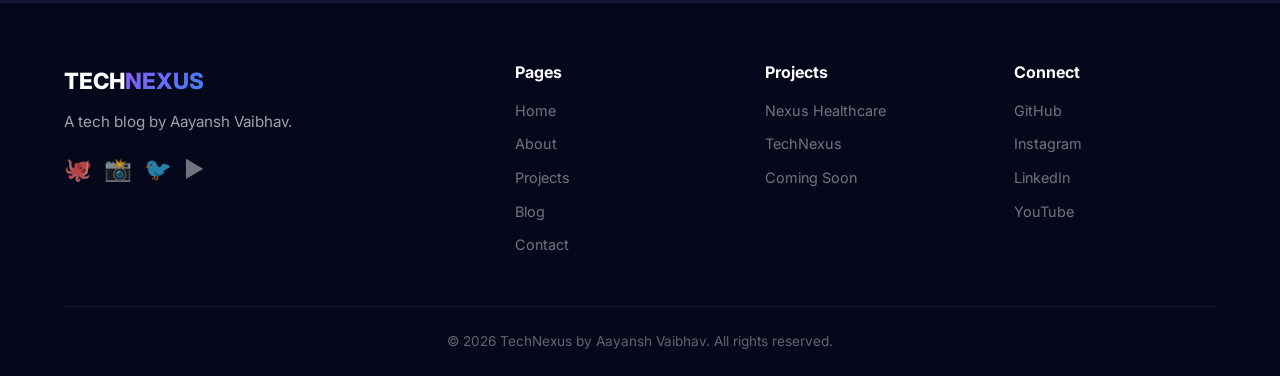
<file: contact.html>
<!DOCTYPE html>
<html lang="en">
<head>
    <meta charset="UTF-8">
    <meta name="viewport" content="width=device-width, initial-scale=1.0">
    <title>Contact - TechNexus</title>
    <meta name="description" content="Get in touch with Aayansh Vaibhav - TechNexus.">
    <link rel="stylesheet" href="./assets/css/style.css">
    <link rel="preconnect" href="https://fonts.googleapis.com">
    <link rel="preconnect" href="https://fonts.gstatic.com" crossorigin>
    <link href="https://fonts.googleapis.com/css2?family=Inter:wght@300;400;500;600;700;800;900&display=swap" rel="stylesheet">
    <link rel="icon" href="./assets/images/favicon.ico" type="image/x-icon">
    <style>
        .page-hero {
            padding: 160px 0 60px;
            background: var(--primary-bg);
            text-align: center;
            position: relative;
            overflow: hidden;
        }
        .page-hero::before {
            content: '';
            position: absolute;
            top: -50%;
            left: 50%;
            transform: translateX(-50%);
            width: 600px;
            height: 600px;
            background: radial-gradient(circle, rgba(139, 92, 246, 0.15) 0%, transparent 70%);
            border-radius: 50%;
        }
        .page-hero h1 {
            position: relative;
            z-index: 1;
            color: var(--text-primary);
            margin-bottom: 12px;
        }
        .page-hero p {
            position: relative;
            z-index: 1;
            color: var(--text-secondary);
            font-size: 1.2rem;
            max-width: 600px;
            margin: 0 auto;
        }
        .contact-section {
            padding: 80px 0;
            background: var(--secondary-bg);
        }
        .contact-grid {
            display: grid;
            grid-template-columns: 1fr 1.5fr;
            gap: 60px;
            align-items: start;
        }
        .contact-info h2 {
            color: var(--text-primary);
            margin-bottom: 16px;
        }
        .contact-info p {
            color: var(--text-secondary);
            margin-bottom: 32px;
            line-height: 1.8;
        }
        .contact-details {
            display: flex;
            flex-direction: column;
            gap: 16px;
        }
        .contact-item {
            display: flex;
            align-items: center;
            gap: 16px;
            padding: 16px 20px;
            background: var(--card-bg);
            border-radius: var(--radius-sm);
            border: 1px solid var(--border-color);
            transition: var(--transition);
        }
        .contact-item:hover {
            border-color: var(--accent-purple);
            transform: translateX(4px);
        }
        .contact-item .contact-icon {
            font-size: 1.8rem;
            flex-shrink: 0;
        }
        .contact-item .contact-text strong {
            display: block;
            color: var(--text-primary);
            margin-bottom: 2px;
        }
        .contact-item .contact-text span {
            color: var(--text-secondary);
            font-size: 0.95rem;
        }
        .contact-form-wrapper {
            background: var(--card-bg);
            padding: 40px;
            border-radius: var(--radius-md);
            border: 1px solid var(--border-color);
        }
        .contact-form-wrapper h3 {
            color: var(--text-primary);
            margin-bottom: 24px;
        }
        .form-group {
            margin-bottom: 20px;
        }
        .form-group label {
            display: block;
            font-weight: 600;
            color: var(--text-primary);
            margin-bottom: 8px;
            font-size: 0.9rem;
        }
        .form-group input,
        .form-group textarea {
            width: 100%;
            padding: 14px 16px;
            border: 2px solid var(--border-color);
            border-radius: var(--radius-sm);
            font-size: 1rem;
            font-family: 'Inter', sans-serif;
            transition: var(--transition);
            background: var(--secondary-bg);
            color: var(--text-primary);
        }
        .form-group input:focus,
        .form-group textarea:focus {
            outline: none;
            border-color: var(--accent-purple);
            box-shadow: 0 0 0 4px rgba(139, 92, 246, 0.1);
        }
        .form-group input.error,
        .form-group textarea.error {
            border-color: #EF4444;
        }
        .form-group textarea {
            resize: vertical;
            min-height: 120px;
        }
        .form-errors {
            background: rgba(239, 68, 68, 0.1);
            padding: 16px;
            border-radius: var(--radius-sm);
            margin-bottom: 20px;
            display: none;
            border: 1px solid rgba(239, 68, 68, 0.3);
        }
        .form-errors p {
            color: #EF4444;
            margin: 4px 0;
            font-size: 0.9rem;
        }
        .form-success {
            display: none;
        }
        .btn-submit {
            width: 100%;
            padding: 16px;
            background: var(--gradient-1);
            color: #FFFFFF;
            border: none;
            border-radius: 50px;
            font-size: 1.1rem;
            font-weight: 600;
            cursor: pointer;
            transition: var(--transition);
            font-family: 'Inter', sans-serif;
            box-shadow: 0 4px 20px rgba(139, 92, 246, 0.3);
        }
        .btn-submit:hover {
            transform: translateY(-2px);
            box-shadow: 0 8px 32px rgba(139, 92, 246, 0.5);
        }
        @media (max-width: 768px) {
            .contact-grid {
                grid-template-columns: 1fr;
            }
            .contact-form-wrapper {
                padding: 24px;
            }
        }
    </style>
</head>
<body>

    <!-- ==================== NAVBAR ==================== -->
    <nav class="navbar" id="navbar">
        <div class="container">
            <div class="navbar-wrapper">
                <div class="nav-logo">
                    <a href="./index.html">
                        <span class="logo-text">TECH<span>NEXUS</span></span>
                    </a>
                </div>
                <ul class="nav-menu" id="navMenu">
                    <li><a href="./index.html">Home</a></li>
                    <li><a href="./about.html">About</a></li>
                    <li><a href="./projects.html">Projects</a></li>
                    <li><a href="./blog.html">Blog</a></li>
                    <li><a href="./contact.html" class="active">Contact</a></li>
                    <li><a href="./contact.html" class="btn-nav-cta">Let's Connect</a></li>
                </ul>
                <div class="hamburger" id="hamburger">
                    <span></span>
                    <span></span>
                    <span></span>
                </div>
            </div>
        </div>
    </nav>

    <!-- ==================== PAGE HERO ==================== -->
    <section class="page-hero">
        <div class="container">
            <h1>Get in Touch</h1>
            <p>Have a question, idea, or just want to say hi? Let's connect!</p>
        </div>
    </section>

    <!-- ==================== CONTACT SECTION ==================== -->
    <section class="contact-section">
        <div class="container">
            <div class="contact-grid">
                <!-- Contact Info -->
                <div class="contact-info">
                    <h2>Let's Talk</h2>
                    <p>I'm always open to hearing from fellow developers, potential collaborators, or anyone with a question about tech and coding.</p>

                    <div class="contact-details">
                        <div class="contact-item">
                            <span class="contact-icon">📧</span>
                            <div class="contact-text">
                                <strong>Email</strong>
                                <span>aayansh@technxus.com</span>
                            </div>
                        </div>
                        <div class="contact-item">
                            <span class="contact-icon">📍</span>
                            <div class="contact-text">
                                <strong>Location</strong>
                                <span>Muzaffarpur, Bihar, India</span>
                            </div>
                        </div>
                        <div class="contact-item">
                            <span class="contact-icon">🐙</span>
                            <div class="contact-text">
                                <strong>GitHub</strong>
                                <span>vaibhavvaayansh-alt</span>
                            </div>
                        </div>
                        <div class="contact-item">
                            <span class="contact-icon">📸</span>
                            <div class="contact-text">
                                <strong>Instagram</strong>
                                <span>@aayanshvaibhav</span>
                            </div>
                        </div>
                    </div>
                </div>

                <!-- Contact Form -->
                <div class="contact-form-wrapper">
                    <h3>Send Me a Message</h3>

                    <div class="form-errors" id="formErrors"></div>
                    <div class="form-success" id="formSuccess"></div>

                    <form id="contactForm">
                        <div class="form-group">
                            <label for="contactName">Your Name *</label>
                            <input type="text" id="contactName" placeholder="Enter your name" required>
                        </div>

                        <div class="form-group">
                            <label for="contactEmail">Your Email *</label>
                            <input type="email" id="contactEmail" placeholder="Enter your email" required>
                        </div>

                        <div class="form-group">
                            <label for="contactMessage">Your Message *</label>
                            <textarea id="contactMessage" placeholder="What's on your mind?" required></textarea>
                        </div>

                        <button type="submit" class="btn-submit">Send Message</button>
                    </form>
                </div>
            </div>
        </div>
    </section>

    <!-- ==================== CTA SECTION ==================== -->
    <section class="cta-section">
        <div class="container">
            <div class="cta-wrapper">
                <h2>Explore More</h2>
                <p>Check out my projects and blog to see what I'm working on.</p>
                <div style="display: flex; gap: 16px; justify-content: center; flex-wrap: wrap;">
                    <a href="./projects.html" class="btn-primary">View Projects</a>
                    <a href="./blog.html" class="btn-secondary">Read Blog</a>
                </div>
            </div>
        </div>
    </section>

    <!-- ==================== FOOTER ==================== -->
    <footer class="footer">
        <div class="container">
            <div class="footer-grid">
                <div class="footer-brand">
                    <div class="footer-logo">
                        <span class="logo-text">TECH<span>NEXUS</span></span>
                    </div>
                    <p>A tech blog by Aayansh Vaibhav.</p>
                    <div class="footer-social">
                        <a href="#" aria-label="GitHub">🐙</a>
                        <a href="#" aria-label="Instagram">📸</a>
                        <a href="#" aria-label="Twitter">🐦</a>
                        <a href="#" aria-label="YouTube">▶️</a>
                    </div>
                </div>

                <div class="footer-links">
                    <h4>Pages</h4>
                    <ul>
                        <li><a href="./index.html">Home</a></li>
                        <li><a href="./about.html">About</a></li>
                        <li><a href="./projects.html">Projects</a></li>
                        <li><a href="./blog.html">Blog</a></li>
                        <li><a href="./contact.html">Contact</a></li>
                    </ul>
                </div>

                <div class="footer-links">
                    <h4>Projects</h4>
                    <ul>
                        <li><a href="https://vaibhavvaayansh-alt.github.io/nexus-healthcare/" target="_blank">Nexus Healthcare</a></li>
                        <li><a href="./index.html">TechNexus</a></li>
                        <li><a href="#">Coming Soon</a></li>
                    </ul>
                </div>

                <div class="footer-links">
                    <h4>Connect</h4>
                    <ul>
                        <li><a href="#">GitHub</a></li>
                        <li><a href="#">Instagram</a></li>
                        <li><a href="#">LinkedIn</a></li>
                        <li><a href="#">YouTube</a></li>
                    </ul>
                </div>
            </div>
            <div class="footer-bottom">
                <p>&copy; 2026 TechNexus by Aayansh Vaibhav. All rights reserved.</p>
            </div>
        </div>
    </footer>

    <!-- ==================== BACK TO TOP ==================== -->
    <button class="back-to-top" id="backToTop" aria-label="Back to top">↑</button>

    <script src="./assets/js/main.js"></script>
</body>
</html>
</file>
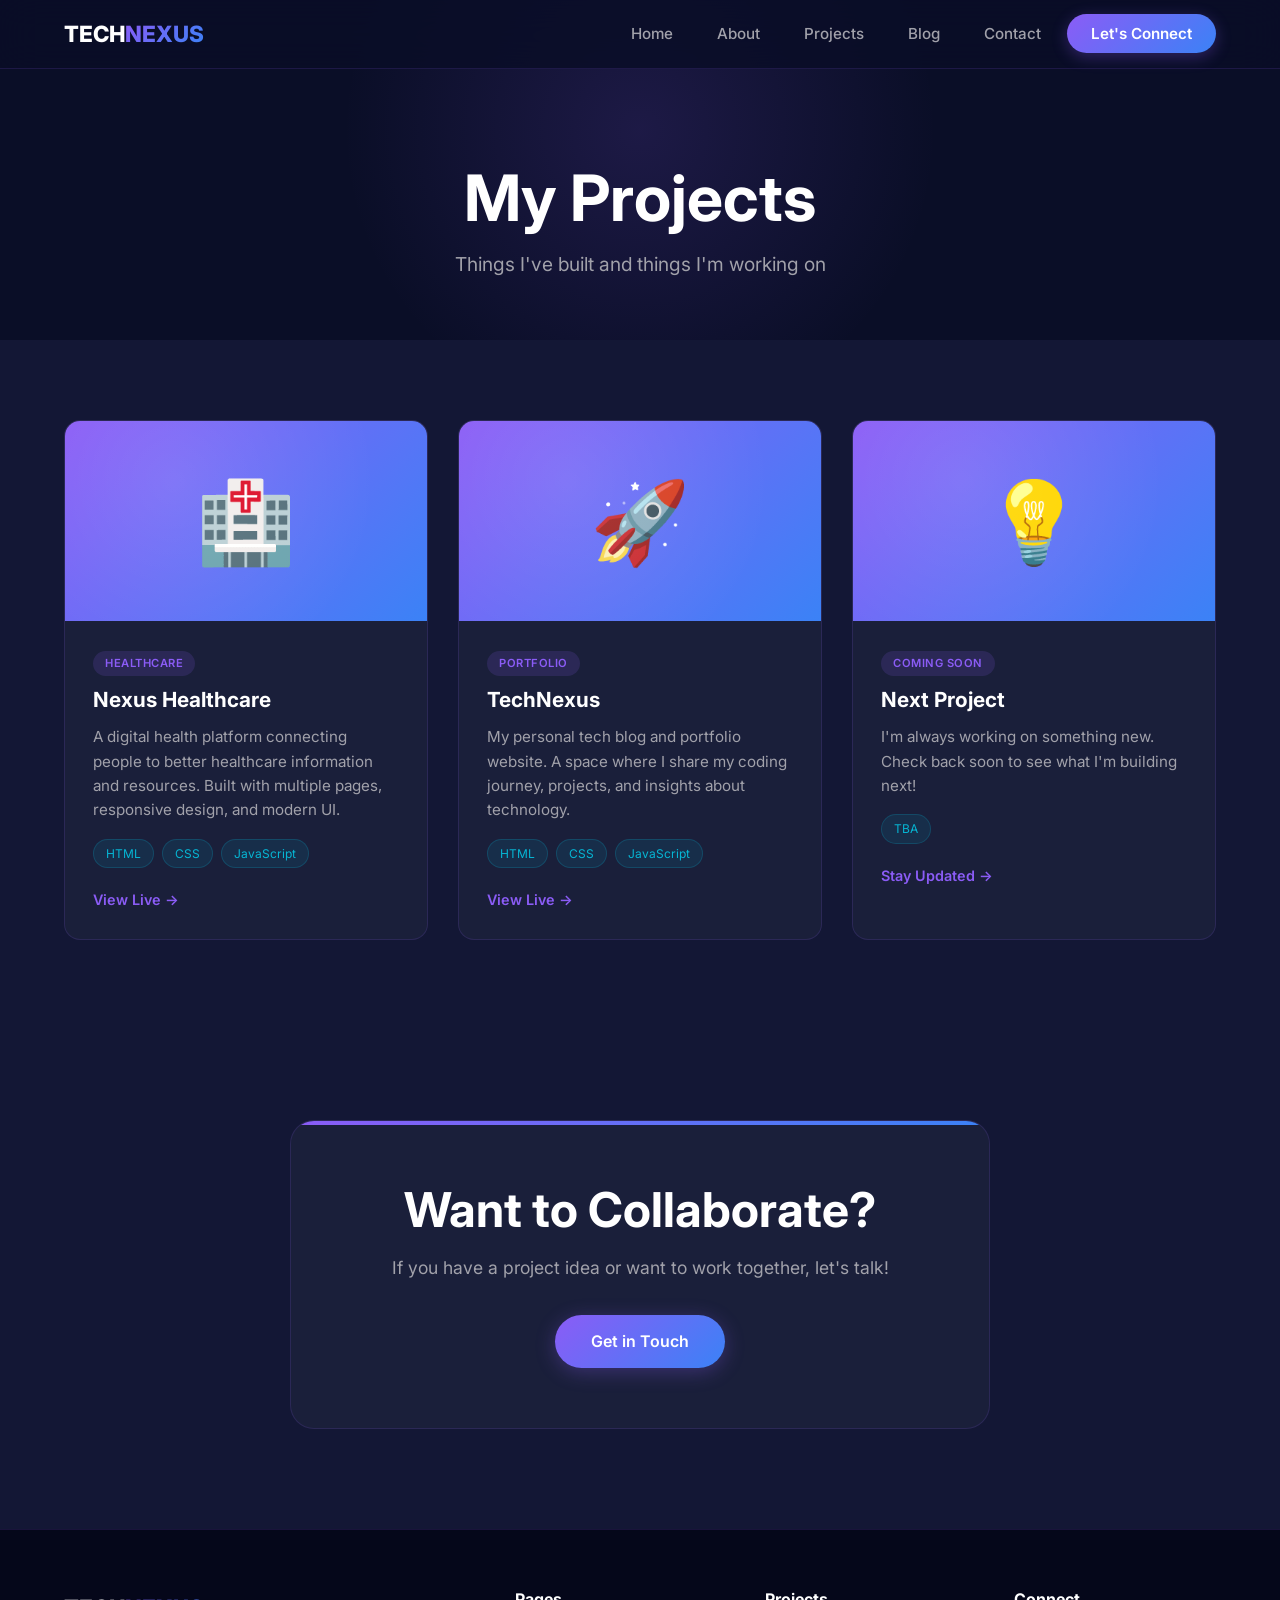
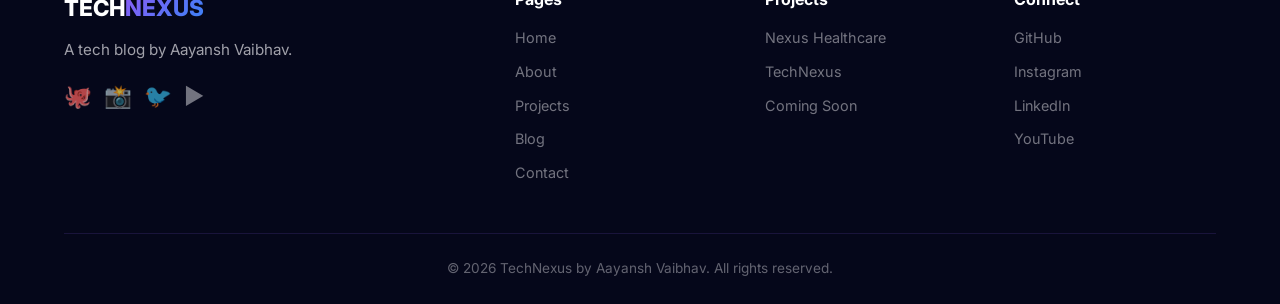
<file: projects.html>
<!DOCTYPE html>
<html lang="en">
<head>
    <meta charset="UTF-8">
    <meta name="viewport" content="width=device-width, initial-scale=1.0">
    <title>Projects - TechNexus</title>
    <meta name="description" content="Projects by Aayansh Vaibhav - Nexus Healthcare, TechNexus, and more.">
    <link rel="stylesheet" href="./assets/css/style.css">
    <link rel="preconnect" href="https://fonts.googleapis.com">
    <link rel="preconnect" href="https://fonts.gstatic.com" crossorigin>
    <link href="https://fonts.googleapis.com/css2?family=Inter:wght@300;400;500;600;700;800;900&display=swap" rel="stylesheet">
    <link rel="icon" href="./assets/images/favicon.ico" type="image/x-icon">
    <style>
        .page-hero {
            padding: 160px 0 60px;
            background: var(--primary-bg);
            text-align: center;
            position: relative;
            overflow: hidden;
        }
        .page-hero::before {
            content: '';
            position: absolute;
            top: -50%;
            left: 50%;
            transform: translateX(-50%);
            width: 600px;
            height: 600px;
            background: radial-gradient(circle, rgba(139, 92, 246, 0.15) 0%, transparent 70%);
            border-radius: 50%;
        }
        .page-hero h1 {
            position: relative;
            z-index: 1;
            color: var(--text-primary);
            margin-bottom: 12px;
        }
        .page-hero p {
            position: relative;
            z-index: 1;
            color: var(--text-secondary);
            font-size: 1.2rem;
            max-width: 600px;
            margin: 0 auto;
        }
        .projects-section {
            padding: 80px 0;
            background: var(--secondary-bg);
        }
        .projects-grid {
            display: grid;
            grid-template-columns: repeat(auto-fill, minmax(340px, 1fr));
            gap: 30px;
        }
        .project-card {
            background: var(--card-bg);
            border-radius: var(--radius-md);
            border: 1px solid var(--border-color);
            overflow: hidden;
            transition: var(--transition);
        }
        .project-card:hover {
            transform: translateY(-8px);
            border-color: var(--accent-purple);
            box-shadow: var(--shadow-glow);
        }
        .project-image {
            height: 200px;
            background: var(--gradient-1);
            display: flex;
            align-items: center;
            justify-content: center;
            font-size: 5rem;
            position: relative;
            overflow: hidden;
        }
        .project-image::before {
            content: '';
            position: absolute;
            inset: 0;
            background: radial-gradient(circle at 30% 30%, rgba(255, 255, 255, 0.1), transparent 70%);
        }
        .project-content {
            padding: 28px;
        }
        .project-tag {
            display: inline-block;
            font-size: 0.7rem;
            font-weight: 600;
            text-transform: uppercase;
            letter-spacing: 0.5px;
            padding: 4px 12px;
            border-radius: 50px;
            background: rgba(139, 92, 246, 0.15);
            color: var(--accent-purple);
            margin-bottom: 12px;
        }
        .project-card h3 {
            color: var(--text-primary);
            margin-bottom: 12px;
            font-size: 1.3rem;
        }
        .project-card p {
            color: var(--text-secondary);
            font-size: 0.95rem;
            margin-bottom: 16px;
            line-height: 1.6;
        }
        .project-tech {
            display: flex;
            flex-wrap: wrap;
            gap: 8px;
            margin-bottom: 20px;
        }
        .tech-badge {
            font-size: 0.75rem;
            padding: 4px 12px;
            border-radius: 50px;
            background: rgba(6, 182, 212, 0.1);
            color: var(--accent-cyan);
            border: 1px solid rgba(6, 182, 212, 0.2);
        }
        .project-links {
            display: flex;
            gap: 12px;
        }
        .project-links a {
            font-size: 0.9rem;
            font-weight: 600;
            color: var(--accent-purple);
            transition: var(--transition);
        }
        .project-links a:hover {
            color: var(--accent-cyan);
        }
        @media (max-width: 768px) {
            .projects-grid {
                grid-template-columns: 1fr;
            }
        }
    </style>
</head>
<body>

    <!-- ==================== NAVBAR ==================== -->
    <nav class="navbar" id="navbar">
        <div class="container">
            <div class="navbar-wrapper">
                <div class="nav-logo">
                    <a href="./index.html">
                        <span class="logo-text">TECH<span>NEXUS</span></span>
                    </a>
                </div>
                <ul class="nav-menu" id="navMenu">
                    <li><a href="./index.html">Home</a></li>
                    <li><a href="./about.html">About</a></li>
                    <li><a href="./projects.html" class="active">Projects</a></li>
                    <li><a href="./blog.html">Blog</a></li>
                    <li><a href="./contact.html">Contact</a></li>
                    <li><a href="./contact.html" class="btn-nav-cta">Let's Connect</a></li>
                </ul>
                <div class="hamburger" id="hamburger">
                    <span></span>
                    <span></span>
                    <span></span>
                </div>
            </div>
        </div>
    </nav>

    <!-- ==================== PAGE HERO ==================== -->
    <section class="page-hero">
        <div class="container">
            <h1>My Projects</h1>
            <p>Things I've built and things I'm working on</p>
        </div>
    </section>

    <!-- ==================== PROJECTS SECTION ==================== -->
    <section class="projects-section">
        <div class="container">
            <div class="projects-grid">
                
                <!-- Project 1: Nexus Healthcare -->
                <div class="project-card">
                    <div class="project-image">🏥</div>
                    <div class="project-content">
                        <span class="project-tag">Healthcare</span>
                        <h3>Nexus Healthcare</h3>
                        <p>A digital health platform connecting people to better healthcare information and resources. Built with multiple pages, responsive design, and modern UI.</p>
                        <div class="project-tech">
                            <span class="tech-badge">HTML</span>
                            <span class="tech-badge">CSS</span>
                            <span class="tech-badge">JavaScript</span>
                        </div>
                        <div class="project-links">
                            <a href="https://vaibhavvaayansh-alt.github.io/nexus-healthcare/" target="_blank">View Live →</a>
                        </div>
                    </div>
                </div>

                <!-- Project 2: TechNexus -->
                <div class="project-card">
                    <div class="project-image">🚀</div>
                    <div class="project-content">
                        <span class="project-tag">Portfolio</span>
                        <h3>TechNexus</h3>
                        <p>My personal tech blog and portfolio website. A space where I share my coding journey, projects, and insights about technology.</p>
                        <div class="project-tech">
                            <span class="tech-badge">HTML</span>
                            <span class="tech-badge">CSS</span>
                            <span class="tech-badge">JavaScript</span>
                        </div>
                        <div class="project-links">
                            <a href="./index.html">View Live →</a>
                        </div>
                    </div>
                </div>

                <!-- Project 3: Coming Soon -->
                <div class="project-card">
                    <div class="project-image">💡</div>
                    <div class="project-content">
                        <span class="project-tag">Coming Soon</span>
                        <h3>Next Project</h3>
                        <p>I'm always working on something new. Check back soon to see what I'm building next!</p>
                        <div class="project-tech">
                            <span class="tech-badge">TBA</span>
                        </div>
                        <div class="project-links">
                            <a href="./contact.html">Stay Updated →</a>
                        </div>
                    </div>
                </div>

            </div>
        </div>
    </section>

    <!-- ==================== CTA SECTION ==================== -->
    <section class="cta-section">
        <div class="container">
            <div class="cta-wrapper">
                <h2>Want to Collaborate?</h2>
                <p>If you have a project idea or want to work together, let's talk!</p>
                <a href="./contact.html" class="btn-primary">Get in Touch</a>
            </div>
        </div>
    </section>

    <!-- ==================== FOOTER ==================== -->
    <footer class="footer">
        <div class="container">
            <div class="footer-grid">
                <div class="footer-brand">
                    <div class="footer-logo">
                        <span class="logo-text">TECH<span>NEXUS</span></span>
                    </div>
                    <p>A tech blog by Aayansh Vaibhav.</p>
                    <div class="footer-social">
                        <a href="#" aria-label="GitHub">🐙</a>
                        <a href="#" aria-label="Instagram">📸</a>
                        <a href="#" aria-label="Twitter">🐦</a>
                        <a href="#" aria-label="YouTube">▶️</a>
                    </div>
                </div>

                <div class="footer-links">
                    <h4>Pages</h4>
                    <ul>
                        <li><a href="./index.html">Home</a></li>
                        <li><a href="./about.html">About</a></li>
                        <li><a href="./projects.html">Projects</a></li>
                        <li><a href="./blog.html">Blog</a></li>
                        <li><a href="./contact.html">Contact</a></li>
                    </ul>
                </div>

                <div class="footer-links">
                    <h4>Projects</h4>
                    <ul>
                        <li><a href="https://vaibhavvaayansh-alt.github.io/nexus-healthcare/" target="_blank">Nexus Healthcare</a></li>
                        <li><a href="./index.html">TechNexus</a></li>
                        <li><a href="#">Coming Soon</a></li>
                    </ul>
                </div>

                <div class="footer-links">
                    <h4>Connect</h4>
                    <ul>
                        <li><a href="#">GitHub</a></li>
                        <li><a href="#">Instagram</a></li>
                        <li><a href="#">LinkedIn</a></li>
                        <li><a href="#">YouTube</a></li>
                    </ul>
                </div>
            </div>
            <div class="footer-bottom">
                <p>&copy; 2026 TechNexus by Aayansh Vaibhav. All rights reserved.</p>
            </div>
        </div>
    </footer>

    <!-- ==================== BACK TO TOP ==================== -->
    <button class="back-to-top" id="backToTop" aria-label="Back to top">↑</button>

    <script src="./assets/js/main.js"></script>
</body>
</html>
</file>
<file: assets/css/style.css>
/* ========================================
   TECHNEXUS - MAIN STYLESHEET
   ======================================== */

/* ---------- RESET & BASE ---------- */
* {
    margin: 0;
    padding: 0;
    box-sizing: border-box;
}

html {
    scroll-behavior: smooth;
}

body {
    font-family: 'Inter', -apple-system, BlinkMacSystemFont, 'Segoe UI', Roboto, sans-serif;
    background: #0A0E27;
    color: #E4E4E7;
    line-height: 1.6;
    overflow-x: hidden;
}

a {
    text-decoration: none;
    color: inherit;
}

ul {
    list-style: none;
}

img {
    max-width: 100%;
    display: block;
}

.container {
    max-width: 1200px;
    margin: 0 auto;
    padding: 0 24px;
}

/* ---------- VARIABLES ---------- */
:root {
    --primary-bg: #0A0E27;
    --secondary-bg: #131735;
    --card-bg: #1A1F3A;
    --border-color: rgba(139, 92, 246, 0.15);
    --accent-purple: #8B5CF6;
    --accent-blue: #3B82F6;
    --accent-cyan: #06B6D4;
    --accent-pink: #EC4899;
    --text-primary: #FFFFFF;
    --text-secondary: #A1A1AA;
    --text-muted: #71717A;
    --gradient-1: linear-gradient(135deg, #8B5CF6, #3B82F6);
    --gradient-2: linear-gradient(135deg, #06B6D4, #8B5CF6);
    --gradient-3: linear-gradient(135deg, #EC4899, #8B5CF6);
    --shadow-sm: 0 2px 8px rgba(0, 0, 0, 0.3);
    --shadow-md: 0 8px 32px rgba(0, 0, 0, 0.4);
    --shadow-glow: 0 0 40px rgba(139, 92, 246, 0.3);
    --radius-sm: 8px;
    --radius-md: 16px;
    --radius-lg: 24px;
    --transition: all 0.3s cubic-bezier(0.4, 0, 0.2, 1);
}

/* ---------- TYPOGRAPHY ---------- */
h1, h2, h3, h4, h5, h6 {
    font-weight: 700;
    line-height: 1.2;
    color: var(--text-primary);
}

h1 { font-size: clamp(2.5rem, 6vw, 4rem); }
h2 { font-size: clamp(2rem, 4vw, 3rem); }
h3 { font-size: clamp(1.25rem, 2vw, 1.5rem); }

.section-header {
    text-align: center;
    margin-bottom: 56px;
}

.section-tag {
    display: inline-block;
    font-size: 0.85rem;
    font-weight: 600;
    letter-spacing: 0.5px;
    text-transform: uppercase;
    color: var(--accent-purple);
    background: rgba(139, 92, 246, 0.1);
    padding: 6px 18px;
    border-radius: 50px;
    margin-bottom: 12px;
    border: 1px solid rgba(139, 92, 246, 0.2);
}

.section-header h2 {
    margin-bottom: 12px;
}

.section-header p {
    color: var(--text-secondary);
    max-width: 600px;
    margin: 0 auto;
    font-size: 1.1rem;
}

/* ---------- BUTTONS ---------- */
.btn-primary {
    display: inline-flex;
    align-items: center;
    gap: 8px;
    background: var(--gradient-1);
    color: #FFFFFF;
    padding: 14px 36px;
    border-radius: 50px;
    font-weight: 600;
    font-size: 1rem;
    border: none;
    cursor: pointer;
    transition: var(--transition);
    box-shadow: 0 4px 20px rgba(139, 92, 246, 0.3);
}

.btn-primary:hover {
    transform: translateY(-2px);
    box-shadow: 0 8px 32px rgba(139, 92, 246, 0.5);
}

.btn-secondary {
    display: inline-flex;
    align-items: center;
    gap: 8px;
    background: transparent;
    color: var(--text-primary);
    padding: 14px 36px;
    border-radius: 50px;
    font-weight: 600;
    font-size: 1rem;
    border: 2px solid var(--border-color);
    cursor: pointer;
    transition: var(--transition);
}

.btn-secondary:hover {
    background: var(--card-bg);
    border-color: var(--accent-purple);
    transform: translateY(-2px);
}

/* ---------- NAVBAR ---------- */
.navbar {
    position: fixed;
    top: 0;
    left: 0;
    right: 0;
    z-index: 1000;
    background: rgba(10, 14, 39, 0.85);
    backdrop-filter: blur(20px);
    -webkit-backdrop-filter: blur(20px);
    border-bottom: 1px solid var(--border-color);
    transition: var(--transition);
    padding: 16px 0;
}

.navbar.scrolled {
    box-shadow: 0 4px 32px rgba(0, 0, 0, 0.5);
}

.navbar-wrapper {
    display: flex;
    justify-content: space-between;
    align-items: center;
}

.nav-logo a {
    display: flex;
    align-items: center;
    gap: 10px;
    font-weight: 800;
    font-size: 1.4rem;
    color: var(--text-primary);
}

.logo-text span {
    background: var(--gradient-1);
    -webkit-background-clip: text;
    -webkit-text-fill-color: transparent;
    background-clip: text;
}

.nav-menu {
    display: flex;
    align-items: center;
    gap: 8px;
}

.nav-menu li a {
    padding: 8px 18px;
    border-radius: 50px;
    font-size: 0.95rem;
    font-weight: 500;
    color: var(--text-secondary);
    transition: var(--transition);
    position: relative;
}

.nav-menu li a:hover {
    color: var(--text-primary);
    background: rgba(139, 92, 246, 0.1);
}

.nav-menu li a.active {
    color: var(--text-primary);
    background: rgba(139, 92, 246, 0.15);
    font-weight: 600;
}

.btn-nav-cta {
    background: var(--gradient-1) !important;
    color: #FFFFFF !important;
    padding: 10px 24px !important;
    font-weight: 600 !important;
    box-shadow: 0 4px 16px rgba(139, 92, 246, 0.3);
}

.btn-nav-cta:hover {
    transform: translateY(-2px);
    box-shadow: 0 8px 28px rgba(139, 92, 246, 0.5) !important;
}

/* ---------- HAMBURGER ---------- */
.hamburger {
    display: none;
    flex-direction: column;
    gap: 5px;
    cursor: pointer;
    padding: 8px;
}

.hamburger span {
    display: block;
    width: 28px;
    height: 3px;
    background: var(--text-primary);
    border-radius: 4px;
    transition: var(--transition);
}

.hamburger.active span:nth-child(1) {
    transform: rotate(45deg) translate(5px, 5px);
}

.hamburger.active span:nth-child(2) {
    opacity: 0;
}

.hamburger.active span:nth-child(3) {
    transform: rotate(-45deg) translate(5px, -5px);
}

/* ---------- HERO SECTION ---------- */
.hero {
    padding: 160px 0 100px;
    background: var(--primary-bg);
    position: relative;
    overflow: hidden;
    min-height: 100vh;
    display: flex;
    align-items: center;
}

.hero::before {
    content: '';
    position: absolute;
    top: -50%;
    left: -20%;
    width: 600px;
    height: 600px;
    background: radial-gradient(circle, rgba(139, 92, 246, 0.15) 0%, transparent 70%);
    border-radius: 50%;
    animation: float 8s ease-in-out infinite;
}

.hero::after {
    content: '';
    position: absolute;
    bottom: -30%;
    right: -10%;
    width: 500px;
    height: 500px;
    background: radial-gradient(circle, rgba(6, 182, 212, 0.15) 0%, transparent 70%);
    border-radius: 50%;
    animation: float 10s ease-in-out infinite reverse;
}

@keyframes float {
    0%, 100% { transform: translateY(0px) scale(1); }
    50% { transform: translateY(-30px) scale(1.1); }
}

.hero-content {
    position: relative;
    z-index: 1;
    max-width: 800px;
    margin: 0 auto;
    text-align: center;
}

.hero-badge {
    display: inline-block;
    font-size: 0.9rem;
    font-weight: 600;
    color: var(--accent-cyan);
    background: rgba(6, 182, 212, 0.1);
    padding: 8px 20px;
    border-radius: 50px;
    margin-bottom: 24px;
    border: 1px solid rgba(6, 182, 212, 0.3);
}

.hero-title {
    font-size: clamp(2.5rem, 6vw, 4.5rem);
    font-weight: 900;
    color: var(--text-primary);
    line-height: 1.1;
    margin-bottom: 24px;
}

.hero-title span {
    background: var(--gradient-2);
    -webkit-background-clip: text;
    -webkit-text-fill-color: transparent;
    background-clip: text;
}

.hero-description {
    font-size: 1.15rem;
    color: var(--text-secondary);
    max-width: 600px;
    margin: 0 auto 40px;
    line-height: 1.8;
}

.hero-buttons {
    display: flex;
    gap: 16px;
    justify-content: center;
    flex-wrap: wrap;
}

/* ---------- ABOUT PREVIEW ---------- */
.about-preview {
    padding: 100px 0;
    background: var(--secondary-bg);
    position: relative;
}

.about-grid {
    display: grid;
    grid-template-columns: repeat(3, 1fr);
    gap: 24px;
}

.about-card {
    background: var(--card-bg);
    padding: 40px 28px;
    border-radius: var(--radius-md);
    border: 1px solid var(--border-color);
    transition: var(--transition);
    text-align: center;
}

.about-card:hover {
    transform: translateY(-8px);
    border-color: var(--accent-purple);
    box-shadow: var(--shadow-glow);
}

.about-icon {
    font-size: 3rem;
    margin-bottom: 16px;
    display: block;
}

.about-card h3 {
    margin-bottom: 8px;
    color: var(--text-primary);
}

.about-card p {
    color: var(--text-secondary);
    font-size: 0.95rem;
}

/* ---------- BLOG PREVIEW ---------- */
.blog-preview {
    padding: 100px 0;
    background: var(--primary-bg);
}

.blog-grid {
    display: grid;
    grid-template-columns: repeat(3, 1fr);
    gap: 24px;
}

.blog-card {
    background: var(--card-bg);
    padding: 32px 28px;
    border-radius: var(--radius-md);
    border: 1px solid var(--border-color);
    transition: var(--transition);
}

.blog-card:hover {
    transform: translateY(-6px);
    border-color: var(--accent-purple);
    box-shadow: var(--shadow-glow);
}

.blog-tag {
    display: inline-block;
    font-size: 0.7rem;
    font-weight: 600;
    text-transform: uppercase;
    letter-spacing: 0.5px;
    padding: 4px 12px;
    border-radius: 50px;
    background: rgba(139, 92, 246, 0.15);
    color: var(--accent-purple);
    margin-bottom: 16px;
}

.blog-card h3 {
    color: var(--text-primary);
    margin-bottom: 12px;
    font-size: 1.2rem;
}

.blog-card p {
    color: var(--text-secondary);
    font-size: 0.95rem;
    margin-bottom: 16px;
}

.blog-link {
    color: var(--accent-cyan);
    font-weight: 600;
    font-size: 0.95rem;
    transition: var(--transition);
}

.blog-link:hover {
    color: var(--accent-purple);
}

/* ---------- CTA SECTION ---------- */
.cta-section {
    padding: 100px 0;
    background: var(--secondary-bg);
}

.cta-wrapper {
    text-align: center;
    max-width: 700px;
    margin: 0 auto;
    background: var(--card-bg);
    padding: 60px 40px;
    border-radius: var(--radius-lg);
    border: 1px solid var(--border-color);
    position: relative;
    overflow: hidden;
}

.cta-wrapper::before {
    content: '';
    position: absolute;
    top: 0;
    left: 0;
    right: 0;
    height: 4px;
    background: var(--gradient-1);
}

.cta-wrapper h2 {
    color: var(--text-primary);
    margin-bottom: 16px;
}

.cta-wrapper p {
    color: var(--text-secondary);
    font-size: 1.1rem;
    margin-bottom: 32px;
}

/* ---------- FOOTER ---------- */
.footer {
    background: #05071A;
    color: var(--text-secondary);
    padding: 60px 0 24px;
    border-top: 1px solid var(--border-color);
}

.footer-grid {
    display: grid;
    grid-template-columns: 2fr 1fr 1fr 1fr;
    gap: 48px;
    margin-bottom: 40px;
}

.footer-brand .footer-logo {
    display: flex;
    align-items: center;
    gap: 12px;
    font-weight: 800;
    font-size: 1.4rem;
    color: var(--text-primary);
    margin-bottom: 12px;
}

.footer-brand p {
    font-size: 0.95rem;
    max-width: 300px;
    margin-bottom: 16px;
}

.footer-social {
    display: flex;
    gap: 12px;
}

.footer-social a {
    font-size: 1.4rem;
    transition: var(--transition);
    opacity: 0.7;
}

.footer-social a:hover {
    opacity: 1;
    transform: translateY(-2px);
}

.footer-links h4 {
    color: var(--text-primary);
    font-size: 1rem;
    margin-bottom: 16px;
}

.footer-links ul li {
    margin-bottom: 8px;
}

.footer-links ul li a {
    font-size: 0.9rem;
    transition: var(--transition);
    opacity: 0.7;
}

.footer-links ul li a:hover {
    opacity: 1;
    color: var(--accent-purple);
}

.footer-bottom {
    border-top: 1px solid var(--border-color);
    padding-top: 24px;
    text-align: center;
}

.footer-bottom p {
    font-size: 0.85rem;
    opacity: 0.6;
}

/* ---------- BACK TO TOP ---------- */
.back-to-top {
    position: fixed;
    bottom: 30px;
    right: 30px;
    width: 50px;
    height: 50px;
    border-radius: 50%;
    background: var(--gradient-1);
    color: #FFFFFF;
    border: none;
    font-size: 1.5rem;
    cursor: pointer;
    box-shadow: 0 4px 20px rgba(139, 92, 246, 0.4);
    transition: var(--transition);
    opacity: 0;
    visibility: hidden;
    transform: translateY(20px);
    z-index: 999;
}

.back-to-top.visible {
    opacity: 1;
    visibility: visible;
    transform: translateY(0);
}

.back-to-top:hover {
    transform: translateY(-4px);
    box-shadow: 0 8px 30px rgba(139, 92, 246, 0.6);
}

/* ---------- RESPONSIVE ---------- */
@media (max-width: 1024px) {
    .about-grid {
        grid-template-columns: repeat(2, 1fr);
    }

    .blog-grid {
        grid-template-columns: repeat(2, 1fr);
    }

    .footer-grid {
        grid-template-columns: repeat(2, 1fr);
        gap: 32px;
    }
}

@media (max-width: 768px) {
    .hamburger {
        display: flex;
    }

    .nav-menu {
        position: fixed;
        top: 0;
        right: -100%;
        width: 80%;
        max-width: 340px;
        height: 100vh;
        background: var(--secondary-bg);
        flex-direction: column;
        padding: 80px 24px 40px;
        gap: 4px;
        transition: var(--transition);
        box-shadow: var(--shadow-md);
        overflow-y: auto;
        align-items: stretch;
        border-left: 1px solid var(--border-color);
    }

    .nav-menu.active {
        right: 0;
    }

    .nav-menu li a {
        padding: 12px 16px;
        font-size: 1rem;
        border-radius: var(--radius-sm);
    }

    .btn-nav-cta {
        margin-top: 8px;
        text-align: center;
    }

    .hero {
        padding: 120px 0 60px;
        min-height: auto;
    }

    .about-grid {
        grid-template-columns: 1fr;
    }

    .blog-grid {
        grid-template-columns: 1fr;
    }

    .footer-grid {
        grid-template-columns: 1fr;
        gap: 24px;
    }

    .cta-wrapper {
        padding: 40px 24px;
    }
}

@media (max-width: 480px) {
    .hero-title {
        font-size: 2.2rem;
    }

    .hero-buttons {
        flex-direction: column;
        align-items: center;
    }

    .btn-primary, .btn-secondary {
        width: 100%;
        justify-content: center;
    }

    .back-to-top {
        width: 44px;
        height: 44px;
        font-size: 1.2rem;
        bottom: 20px;
        right: 20px;
    }
      }
</file>
